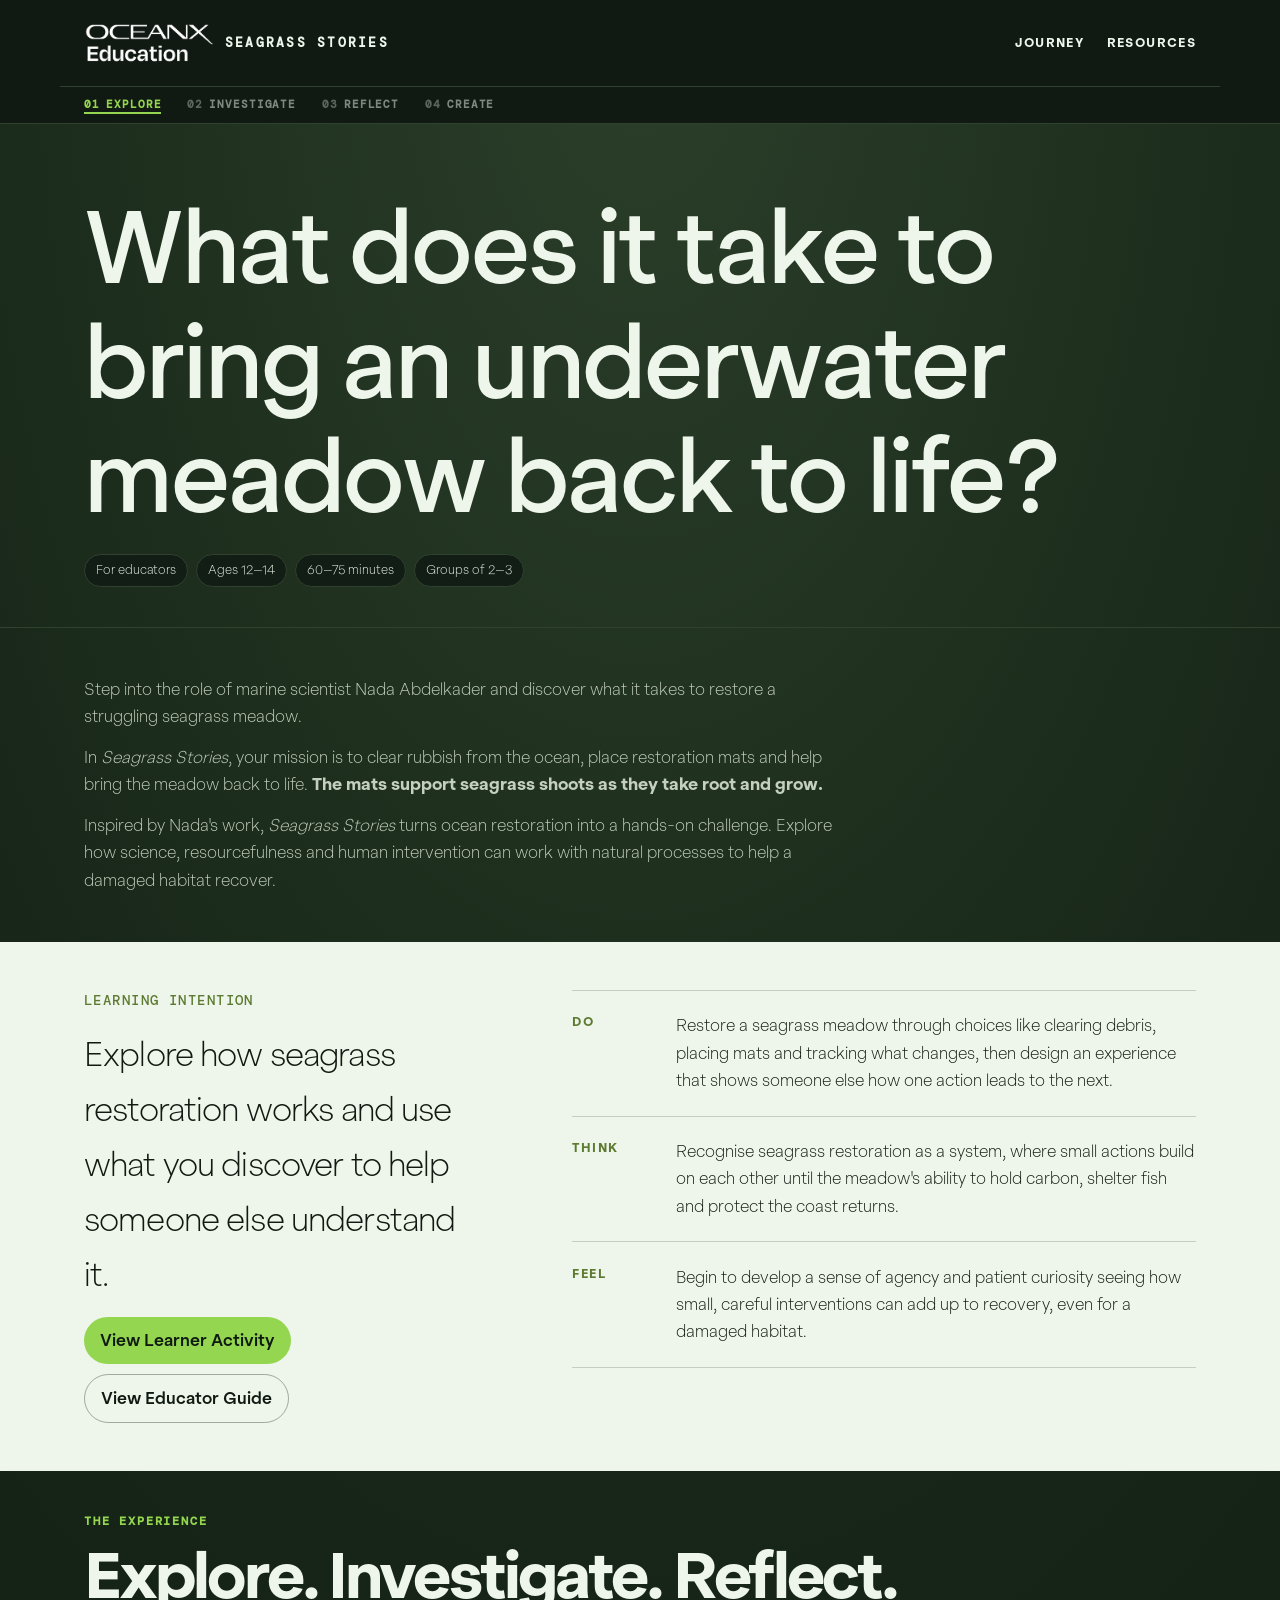
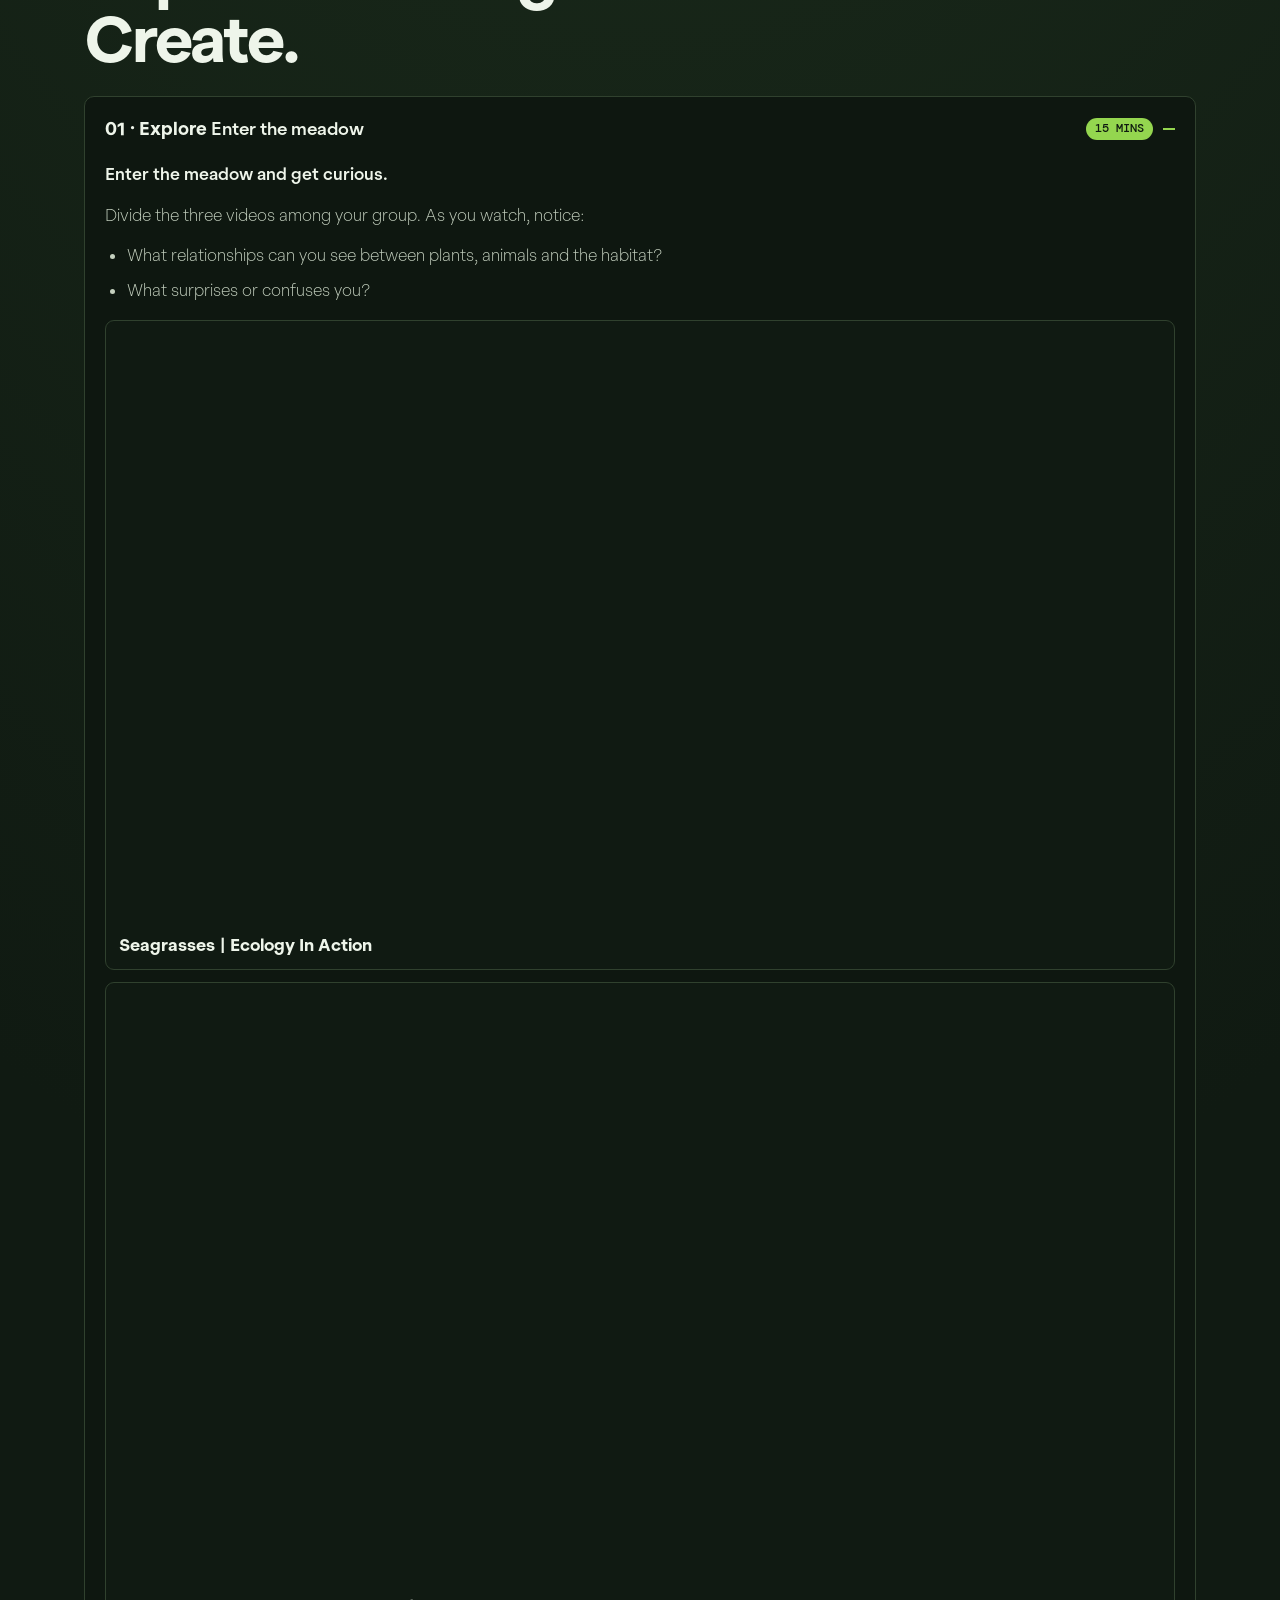
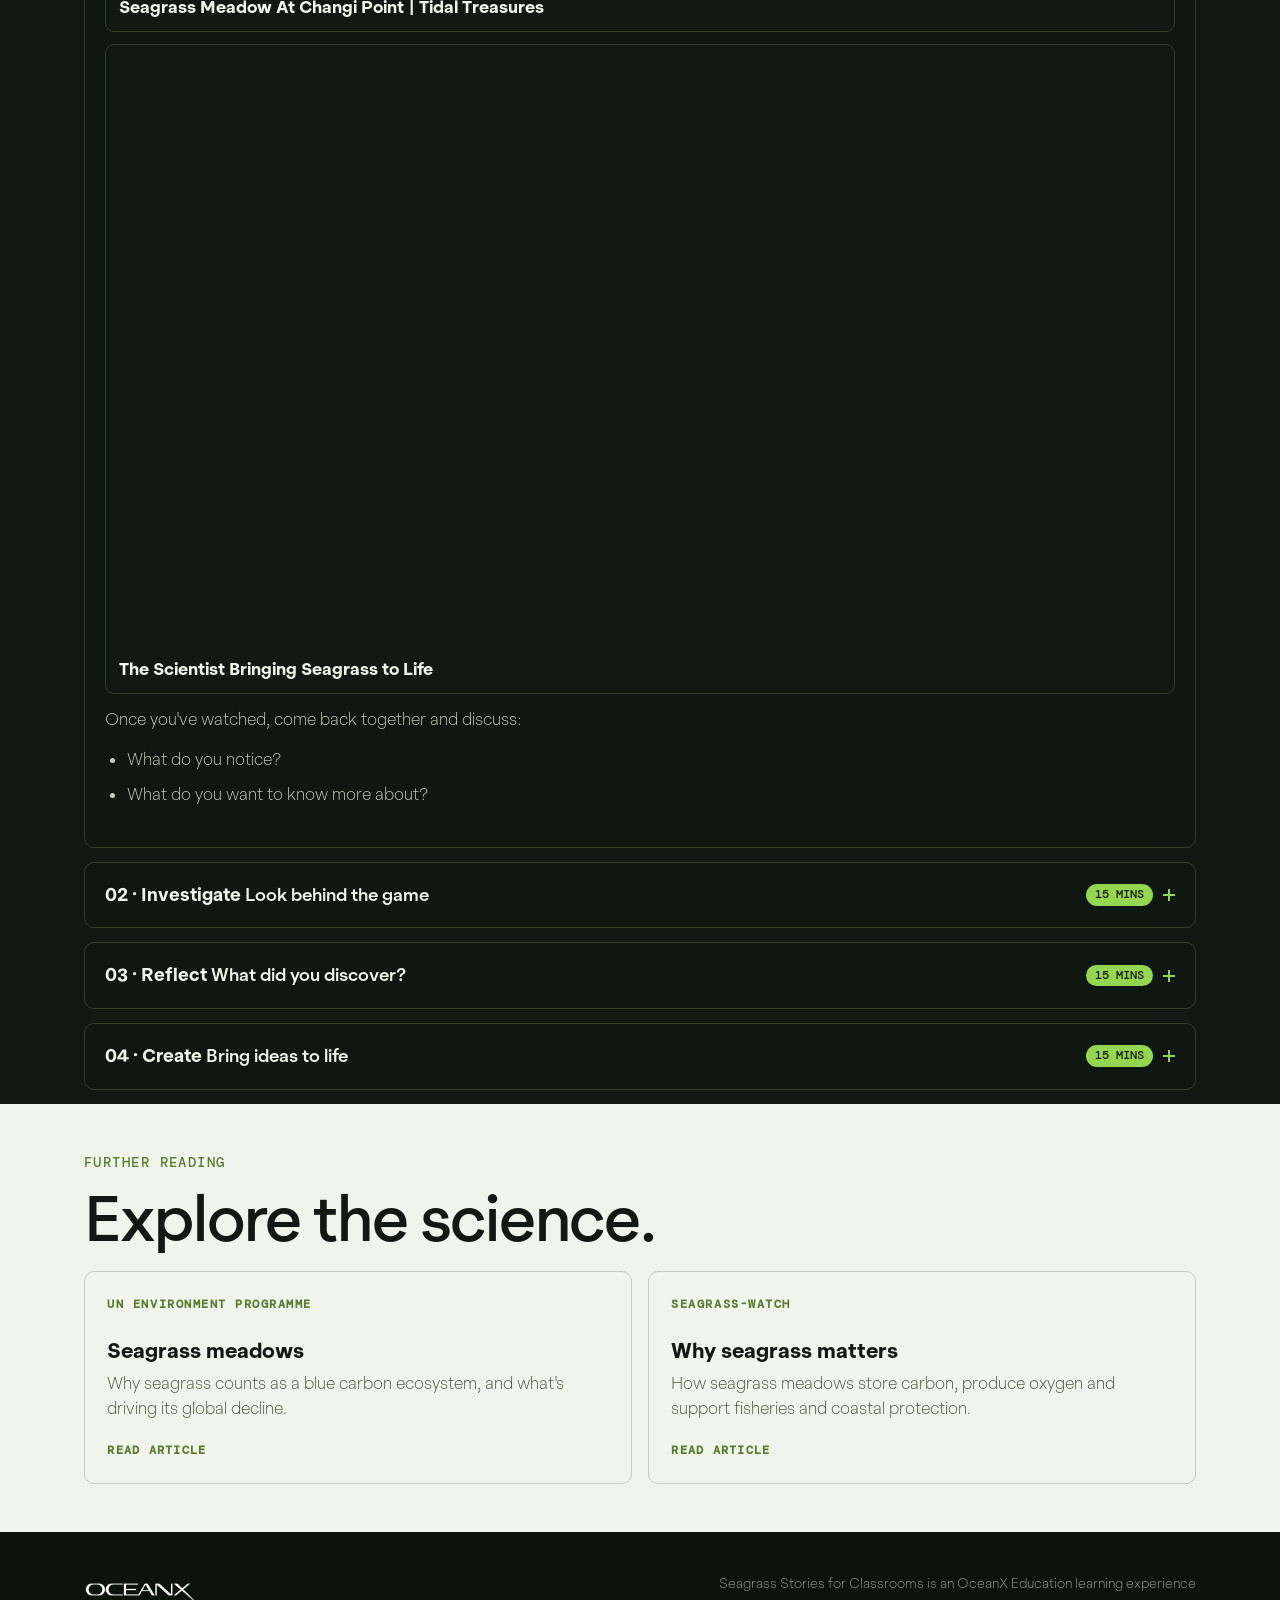
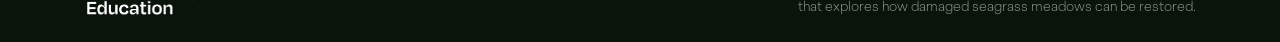
<file: index.html>
<!doctype html>
<html lang="en-GB">

<head>
    <meta charset="utf-8">
    <meta name="viewport" content="width=device-width,initial-scale=1">
    <title>Seagrass Stories | Classroom Learning Experience</title>
    <link rel="stylesheet" href="main.css">
    <link rel="icon" type="image/svg+xml"
        href="data:image/svg+xml,%3Csvg xmlns='http://www.w3.org/2000/svg' viewBox='0 0 64 64'%3E%3Crect width='64' height='64' rx='14' fill='%230b2940'/%3E%3Cpath d='M30 55C23 43 23 26 38 9c2 18-1 34-8 46Z' fill='%234fb69c'/%3E%3Cpath d='M30 52c1-15 3-27 7-38' fill='none' stroke='%23d8f1e8' stroke-width='2' stroke-linecap='round'/%3E%3C/svg%3E">
    <link rel="stylesheet" href="styles.css">
</head>

<body>
    <header class="site-header">
        <div class="shell nav"><a class="brand" href="#top" aria-label="OceanX Education, Seagrass Stories home"><img
                    src="assets/logos/OceanX-Education-Logo-White.png" alt="OceanX Education"><span
                    class="brand-name">Seagrass Stories</span></a>
            <nav class="nav-links" aria-label="Main navigation"><a href="#journey">Journey</a><a
                    href="#resources">Resources</a></nav>
        </div>
        <div class="shell progress-shell">
            <nav class="progress" aria-label="Learning journey progress"><a href="#step-1"
                    data-step="step-1"><b>01</b><span>Explore</span></a><a href="#step-2"
                    data-step="step-2"><b>02</b><span>Investigate</span></a><a href="#step-3"
                    data-step="step-3"><b>03</b><span>Reflect</span></a><a href="#step-4"
                    data-step="step-4"><b>04</b><span>Create</span></a></nav>
        </div>
    </header>
    <main id="top">
        <header class="hero hero-content">
            <div class="shell">
                <h1>What does it take to bring an underwater meadow back to life?</h1>
                <div class="meta"><span class="pill">For educators</span><span class="pill">Ages 12–14</span><span
                        class="pill">60–75 minutes</span><span class="pill">Groups of 2–3</span></div>
            </div>
        </header>

        <section class="overview">
            <div class="shell">
                <p>Step into the role of marine scientist Nada Abdelkader and discover what it takes to restore a
                    struggling seagrass meadow.</p>
                <p>In <em>Seagrass Stories</em>, your mission is to clear rubbish from the ocean, place restoration mats
                    and help bring the meadow back to life. <strong>The mats support seagrass shoots as they take root
                        and grow.</strong></p>
                <p>Inspired by Nada's work, <em>Seagrass Stories</em> turns ocean restoration into a hands-on challenge.
                    Explore how science, resourcefulness and human intervention can work with natural processes to help
                    a damaged habitat recover.</p>
            </div>
        </section>

        <section class="intention">
            <div class="shell intention-grid">
                <div>
                    <h2>Learning intention</h2>
                    <p class="intention-statement">Explore how seagrass restoration works and use what you discover to
                        help someone else understand it.</p>
                    <div class="downloads"><a class="button" href="learneractivity.html">View Learner Activity
                        </a><a class="button secondary" href="educatorguide.html">View Educator Guide
                        </a></div>
                </div>
                <div class="outcomes" aria-label="Learning outcomes">
                    <div class="outcome"><b>Do</b>
                        <p>Restore a seagrass meadow through choices like clearing debris, placing mats and tracking
                            what changes, then design an experience that shows someone else how one action leads to the
                            next.</p>
                    </div>
                    <div class="outcome"><b>Think</b>
                        <p>Recognise seagrass restoration as a system, where small actions build on each other until the
                            meadow's ability to hold carbon, shelter fish and protect the coast returns.</p>
                    </div>
                    <div class="outcome"><b>Feel</b>
                        <p>Begin to develop a sense of agency and patient curiosity seeing how small, careful
                            interventions can add up
                            to recovery, even for a damaged habitat.</p>
                    </div>
                </div>
            </div>
        </section>

        <section class="journey" id="journey">
            <div class="shell">
                <h2>THE EXPERIENCE</h2>
                <p>Explore. Investigate. Reflect. Create.</p>
            </div>
        </section>

        <div class="shell accordions">
            <details id="step-1" open>
                <summary><span><b>01 · Explore</b> Enter the meadow</span><span class="time">15 mins</span></summary>
                <div class="body">
                    <p class="lead">Enter the meadow and get curious.</p>
                    <p>Divide the three videos among your group. As you watch, notice:</p>
                    <ul>
                        <li>What relationships can you see between plants, animals and the habitat?</li>
                        <li>What surprises or confuses you?</li>
                    </ul>
                    <div class="video"><iframe src="https://www.youtube.com/embed/0bvOh7qby-c"
                            title="Seagrasses | Ecology In Action" referrerpolicy="strict-origin-when-cross-origin"
                            allowfullscreen></iframe>
                        <div><b>Seagrasses | Ecology In Action</b></div>
                    </div>
                    <div class="video"><iframe src="https://www.youtube.com/embed/CUiX69oMZ2E"
                            title="Seagrass Meadow At Changi Point | Tidal Treasures"
                            referrerpolicy="strict-origin-when-cross-origin" allowfullscreen></iframe>
                        <div><b>Seagrass Meadow At Changi Point | Tidal Treasures</b></div>
                    </div>
                    <div class="video"><iframe src="https://www.youtube.com/embed/9XX4qY16V9Y"
                            title="The Scientist Bringing Seagrass to Life"
                            referrerpolicy="strict-origin-when-cross-origin" allowfullscreen></iframe>
                        <div><b>The Scientist Bringing Seagrass to Life</b></div>
                    </div>
                    <p>Once you've watched, come back together and discuss:</p>
                    <ul>
                        <li>What do you notice?</li>
                        <li>What do you want to know more about?</li>
                    </ul>
                </div>
            </details>

            <details id="step-2">
                <summary><span><b>02 · Investigate</b> Look behind the game</span><span class="time">15 mins</span>
                </summary>
                <div class="body">
                    <p class="lead">Play through the lens of a scientist.</p>
                    <p>Step into Nada's role in <em>Seagrass Stories</em>. Clear rubbish, position restoration mats and
                        help rebuild the meadow. As the meadow changes, investigate:</p>
                    <ul>
                        <li>What changes quickly?</li>
                        <li>What might take longer in the ocean?</li>
                        <li>What evidence would tell you the meadow is recovering?</li>
                    </ul>
                    <a class="play" href="https://seagrass-stories.oceanx.org/" target="_blank">Play
                        Seagrass Stories</a>
                </div>
            </details>

            <details id="step-3">
                <summary><span><b>03 · Reflect</b> What did you discover?</span><span class="time">15 mins</span>
                </summary>
                <div class="body">
                    <p class="lead">Pause and make sense of what you've experienced.</p>
                    <p>Take a few minutes to reflect on your own, then share and compare your thinking with others.</p>
                    <ul>
                        <li>What did you see, hear or experience that changed how you think about ocean restoration?
                        </li>
                        <li>What are you now curious to understand more about?</li>
                    </ul>
                </div>
            </details>

            <details id="step-4">
                <summary><span><b>04 · Create</b> Bring ideas to life</span><span class="time">15 mins</span></summary>
                <div class="body">
                    <p class="lead">Put your understanding to work.</p>
                    <p>In groups of 2–3, design an experience that helps someone else understand something you've
                        discovered about ocean restoration.</p>
                    <p>Use <strong>6–10 Post-its</strong> to bring your idea to life. Your experience could be a game,
                        video, comic, installation or something completely different.</p>
                    <p>Your idea should show:</p>
                    <ul>
                        <li>a real choice or action</li>
                        <li>what happens because of it</li>
                        <li>how the habitat responds</li>
                        <li>how things change over time</li>
                        <li>what you want someone to understand</li>
                    </ul>
                    <p class="lead">Connect your Post-its. What happens because of what?</p>
                </div>
            </details>
        </div>

        <section class="resources" id="resources">
            <div class="shell">
                <h2>Further reading</h2>
                <p class="resources-title">Explore the science.</p>
                <div class="resource-grid">
                    <a class="resource-card"
                        href="https://www.unep.org/topics/ocean-seas-and-coasts/blue-ecosystems/seagrass-meadows"
                        target="_blank" rel="noopener"><span class="resource-type">UN Environment Programme</span>
                        <div>
                            <h3>Seagrass meadows</h3>
                            <p>Why seagrass counts as a blue carbon ecosystem, and what's driving its global decline.
                            </p>
                            <div class="resource-action">Read article</div>
                        </div>
                    </a>
                    <a class="resource-card" href="https://www.seagrasswatch.org/seagrassimportance/" target="_blank"
                        rel="noopener"><span class="resource-type">Seagrass-Watch</span>
                        <div>
                            <h3>Why seagrass matters</h3>
                            <p>How seagrass meadows store carbon, produce oxygen and support fisheries and coastal
                                protection.</p>
                            <div class="resource-action">Read article</div>
                        </div>
                    </a>
                </div>
            </div>
        </section>

        <!-- ============ CROSS-LINK TO A RELATED PROGRAMME (optional) ============
             Uncomment this section when the experience has a sibling programme
             to recommend. Keep it between Further reading and the footer. -->
        <!--
        <section class="next-ecosystem">
            <div class="shell next-inner">
                <div>
                    <p class="section-kicker">Explore another [related topic]</p>
                    <h2>[One line connecting this programme to the related one.]</h2>
                    <p>Visit <i>[Related Programme Name]</i> to [one clause describing what it offers].</p>
                </div>
                <a href="[link to related programme]" target="_blank" rel="noopener">Visit [Related Programme Name]</a>
            </div>
        </section>
        -->
    </main>
    <footer>
        <div class="shell footer-inner"><img class="footer-logo" src="assets/logos/OceanX-Education-Logo-White.png"
                alt="OceanX Education">
            <p class="footer-copy">Seagrass Stories for Classrooms is an OceanX Education learning experience that
                explores how damaged seagrass meadows can be restored.</p>
        </div>
    </footer>
    <script>(function () {
            var links = document.querySelectorAll('.progress a');
            links.forEach(function (a) {
                a.addEventListener('click', function () {
                    var d = document.getElementById(a.getAttribute('data-step'));
                    if (d) d.open = true;
                });
            });
            if ('IntersectionObserver' in window) {
                var observer = new IntersectionObserver(function (entries) {
                    entries.forEach(function (entry) {
                        if (!entry.isIntersecting) return;
                        var link = document.querySelector('.progress a[data-step="' + entry.target.id + '"]');
                        if (!link) return;
                        links.forEach(function (a) { a.classList.remove('current'); });
                        link.classList.add('current');
                    });
                }, { rootMargin: '-45% 0px -50% 0px', threshold: 0 });
                links.forEach(function (a) {
                    var el = document.getElementById(a.getAttribute('data-step'));
                    if (el) observer.observe(el);
                });
            }
        })();</script>
</body>

</html>
</file>
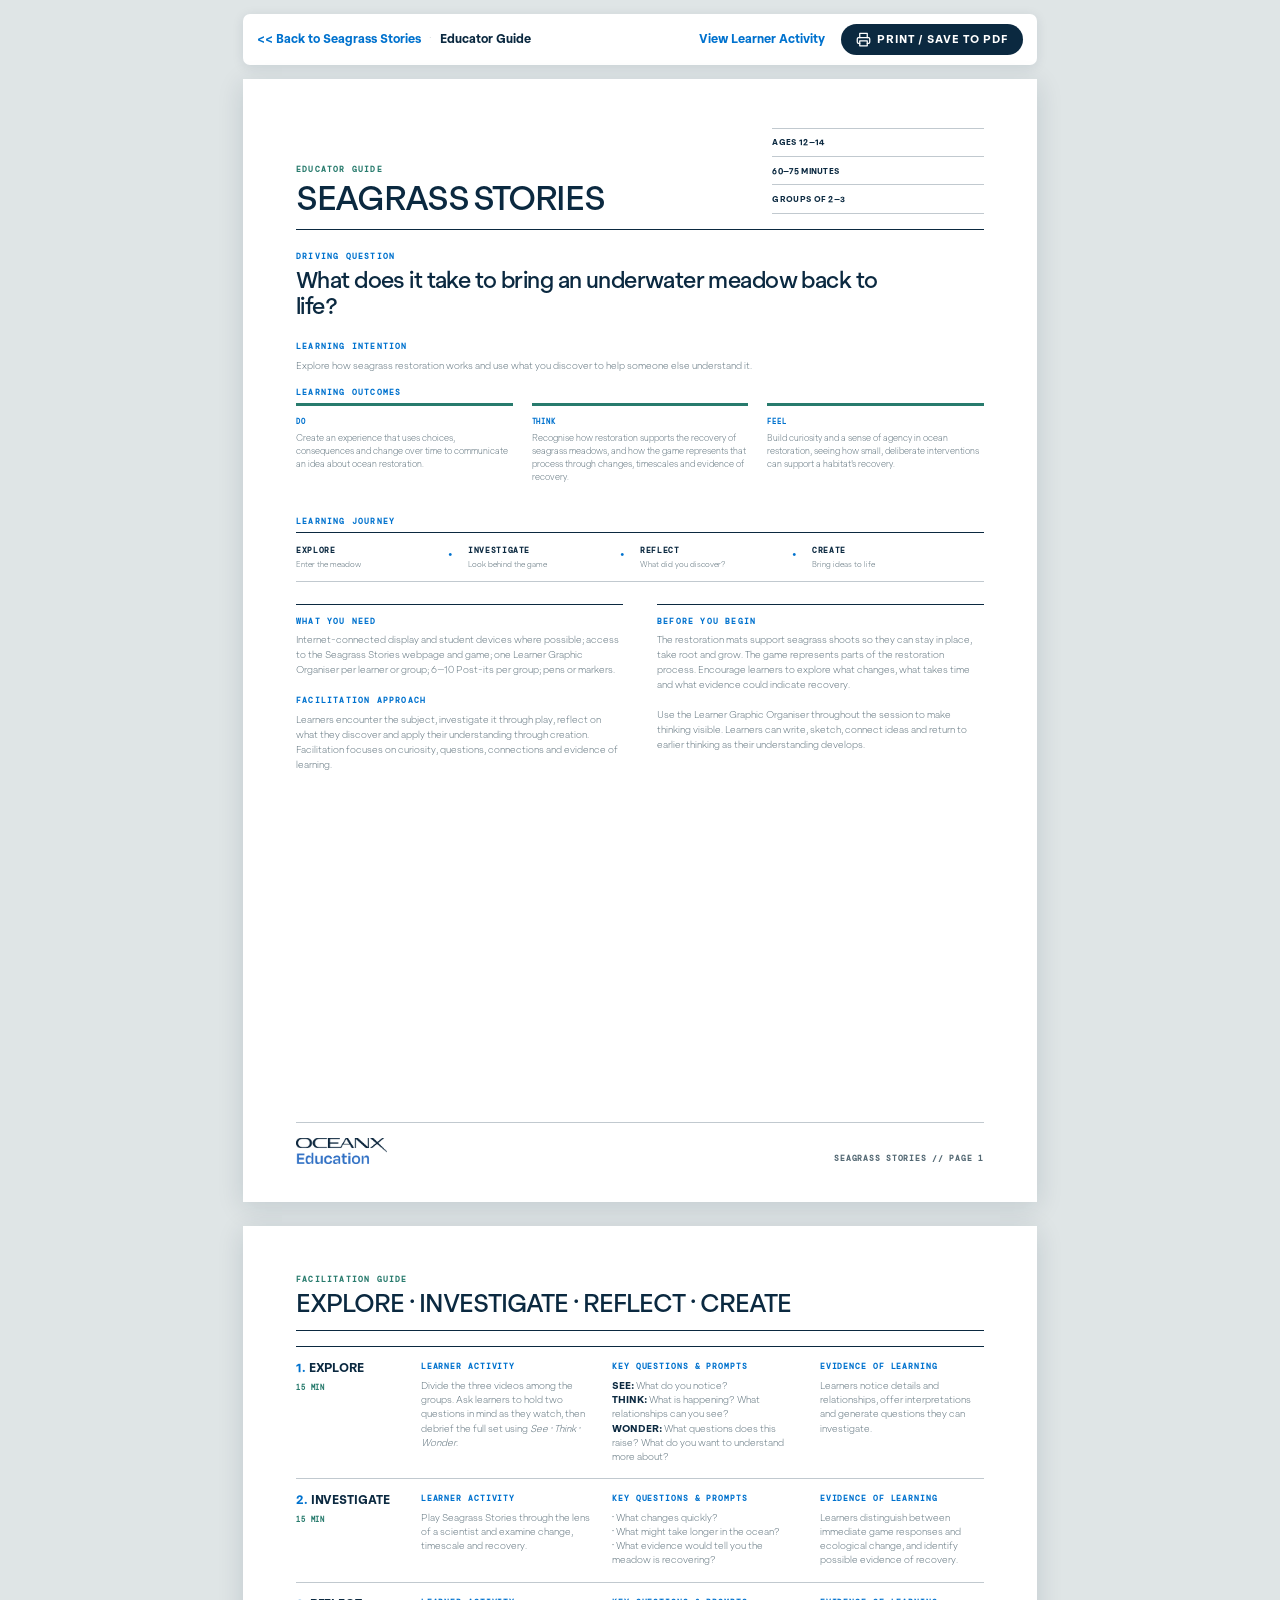
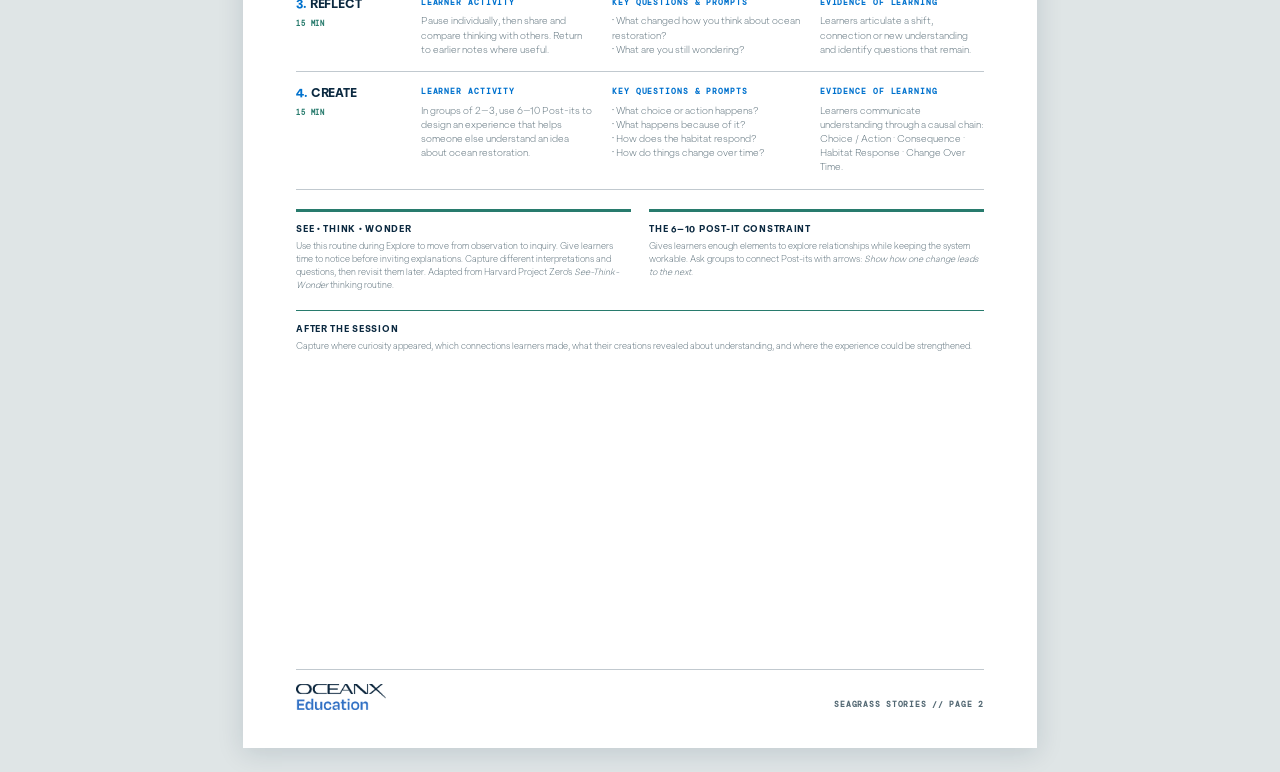
<file: educatorguide.html>
<!DOCTYPE html>
<html lang="en-GB">
<head>
  <meta charset="UTF-8">
  <meta name="viewport" content="width=device-width, initial-scale=1.0">
  <title>Seagrass Stories – Educator Guide</title>
  <link rel="stylesheet" href="main.css">
  <link rel="stylesheet" href="activity.css">
  <link rel="icon" type="image/svg+xml" href="data:image/svg+xml,%3Csvg xmlns='http://www.w3.org/2000/svg' viewBox='0 0 64 64'%3E%3Crect width='64' height='64' rx='14' fill='%230b2940'/%3E%3Cpath d='M30 55C23 43 23 26 38 9c2 18-1 34-8 46Z' fill='%234fb69c'/%3E%3Cpath d='M30 52c1-15 3-27 7-38' fill='none' stroke='%23d8f1e8' stroke-width='2' stroke-linecap='round'/%3E%3C/svg%3E">
</head>
<body class="page-guide">

  <!-- SCREEN-ONLY ACTION BAR -->
  <aside class="print-action-bar" aria-label="Print controls">
    <nav class="print-nav">
      <a href="index.html" onclick="if(history.length>1){history.back();return false;}"><span aria-hidden="true">&lt;&lt;</span> Back to Seagrass Stories</a>
      <span class="sep">·</span><b>Educator Guide</b>
      <a class="switch" href="learneractivity.html">View Learner Activity</a>
    </nav>
    <button class="print-btn" onclick="window.print()">
      <svg width="15" height="15" viewBox="0 0 24 24" fill="none" stroke="currentColor" stroke-width="2" stroke-linecap="round" stroke-linejoin="round" aria-hidden="true">
        <polyline points="6 9 6 2 18 2 18 9"></polyline>
        <path d="M6 18H4a2 2 0 0 1-2-2v-5a2 2 0 0 1 2-2h16a2 2 0 0 1 2 2v5a2 2 0 0 1-2 2h-2"></path>
        <rect x="6" y="14" width="12" height="8"></rect>
      </svg>
      Print / Save to PDF
    </button>
  </aside>

  <!-- ================= GUIDE: PAGE 1 (OVERVIEW) ================= -->
  <main class="sheet">
    <div>
      <header class="header">
        <div>
          <div class="eyebrow-row">
            <div class="eyebrow">Educator Guide</div>
            <span class="print-badge">A4 Printable Guide</span>
          </div>
          <h1 class="main-title">Seagrass Stories</h1>
        </div>
        <div class="meta-pills">
          <span>Ages 12–14</span>
          <span>60–75 minutes</span>
          <span>Groups of 2–3</span>
        </div>
      </header>

      <div class="section-label">Driving question</div>
      <div class="lead-question">What does it take to bring an underwater meadow back to life?</div>

      <div class="section-label">Learning intention</div>
      <p class="body-copy">Explore how seagrass restoration works and use what you discover to help someone else understand it.</p>

      <div class="section-label">Learning outcomes</div>
      <ul class="bullet-list dtf">
        <li><b>Do</b>Create an experience that uses choices, consequences and change over time to communicate an idea about ocean restoration.</li>
        <li><b>Think</b>Recognise how restoration supports the recovery of seagrass meadows, and how the game represents that process through changes, timescales and evidence of recovery.</li>
        <li><b>Feel</b>Build curiosity and a sense of agency in ocean restoration, seeing how small, deliberate interventions can support a habitat's recovery.</li>
      </ul>

      <div class="section-label">Learning journey</div>
      <div class="journey-strip">
        <div class="journey-step">
          <div class="step-name">Explore</div>
          <div class="step-sub">Enter the meadow</div>
        </div>
        <div class="journey-step">
          <div class="step-name">Investigate</div>
          <div class="step-sub">Look behind the game</div>
        </div>
        <div class="journey-step">
          <div class="step-name">Reflect</div>
          <div class="step-sub">What did you discover?</div>
        </div>
        <div class="journey-step">
          <div class="step-name">Create</div>
          <div class="step-sub">Bring ideas to life</div>
        </div>
      </div>

      <div class="two-col">
        <div>
          <div class="section-label">What you need</div>
          <p class="body-copy">Internet-connected display and student devices where possible; access to the Seagrass Stories webpage and game; one Learner Graphic Organiser per learner or group; 6–10 Post-its per group; pens or markers.</p>

          <div class="section-label section-label--spaced">Facilitation approach</div>
          <p class="body-copy">Learners encounter the subject, investigate it through play, reflect on what they discover and apply their understanding through creation. Facilitation focuses on curiosity, questions, connections and evidence of learning.</p>
        </div>

        <div>
          <div class="section-label">Before you begin</div>
          <p class="body-copy">The restoration mats support seagrass shoots so they can stay in place, take root and grow. The game represents parts of the restoration process. Encourage learners to explore what changes, what takes time and what evidence could indicate recovery.</p>
          <p class="body-copy body-copy--spaced">Use the Learner Graphic Organiser throughout the session to make thinking visible. Learners can write, sketch, connect ideas and return to earlier thinking as their understanding develops.</p>
        </div>
      </div>
    </div>

    <footer class="doc-footer">
      <span class="oceanx-footer-logo">OceanX Education</span>
      <span>Seagrass Stories // Page 1</span>
    </footer>
  </main>

  <!-- ================= GUIDE: PAGE 2 (FACILITATION GUIDE) ================= -->
  <main class="sheet">
    <div>
      <header class="header">
        <div>
          <div class="eyebrow-row">
            <div class="eyebrow">Facilitation Guide</div>
            <span class="print-badge">Session Timeline</span>
          </div>
          <h1 class="main-title page2-title">Explore · Investigate · Reflect · Create</h1>
        </div>
      </header>

      <div class="sequence-stack">
        <!-- 1 -->
        <div class="phase-card">
          <div class="phase-card-header">
            <span class="phase-card-title">1. Explore</span>
            <span class="phase-card-time">15 min</span>
          </div>
          <div class="phase-card-body">
            <div>
              <div class="col-label">Learner Activity</div>
              <div class="col-content">Divide the three videos among the groups. Ask learners to hold two questions in mind as they watch, then debrief the full set using <em>See • Think • Wonder</em>.</div>
            </div>
            <div>
              <div class="col-label">Key Questions & Prompts</div>
              <div class="col-content">
                <strong>SEE:</strong> What do you notice?<br>
                <strong>THINK:</strong> What is happening? What relationships can you see?<br>
                <strong>WONDER:</strong> What questions does this raise? What do you want to understand more about?
              </div>
            </div>
            <div>
              <div class="col-label">Evidence of Learning</div>
              <div class="col-content">Learners notice details and relationships, offer interpretations and generate questions they can investigate.</div>
            </div>
          </div>
        </div>

        <!-- 2 -->
        <div class="phase-card">
          <div class="phase-card-header">
            <span class="phase-card-title">2. Investigate</span>
            <span class="phase-card-time">15 min</span>
          </div>
          <div class="phase-card-body">
            <div>
              <div class="col-label">Learner Activity</div>
              <div class="col-content">Play Seagrass Stories through the lens of a scientist and examine change, timescale and recovery.</div>
            </div>
            <div>
              <div class="col-label">Key Questions & Prompts</div>
              <div class="col-content">
                • What changes quickly?<br>
                • What might take longer in the ocean?<br>
                • What evidence would tell you the meadow is recovering?
              </div>
            </div>
            <div>
              <div class="col-label">Evidence of Learning</div>
              <div class="col-content">Learners distinguish between immediate game responses and ecological change, and identify possible evidence of recovery.</div>
            </div>
          </div>
        </div>

        <!-- 3 -->
        <div class="phase-card">
          <div class="phase-card-header">
            <span class="phase-card-title">3. Reflect</span>
            <span class="phase-card-time">15 min</span>
          </div>
          <div class="phase-card-body">
            <div>
              <div class="col-label">Learner Activity</div>
              <div class="col-content">Pause individually, then share and compare thinking with others. Return to earlier notes where useful.</div>
            </div>
            <div>
              <div class="col-label">Key Questions & Prompts</div>
              <div class="col-content">
                • What changed how you think about ocean restoration?<br>
                • What are you still wondering?
              </div>
            </div>
            <div>
              <div class="col-label">Evidence of Learning</div>
              <div class="col-content">Learners articulate a shift, connection or new understanding and identify questions that remain.</div>
            </div>
          </div>
        </div>

        <!-- 4 -->
        <div class="phase-card">
          <div class="phase-card-header">
            <span class="phase-card-title">4. Create</span>
            <span class="phase-card-time">15 min</span>
          </div>
          <div class="phase-card-body">
            <div>
              <div class="col-label">Learner Activity</div>
              <div class="col-content">In groups of 2–3, use 6–10 Post-its to design an experience that helps someone else understand an idea about ocean restoration.</div>
            </div>
            <div>
              <div class="col-label">Key Questions & Prompts</div>
              <div class="col-content">
                • What choice or action happens?<br>
                • What happens because of it?<br>
                • How does the habitat respond?<br>
                • How do things change over time?
              </div>
            </div>
            <div>
              <div class="col-label">Evidence of Learning</div>
              <div class="col-content">Learners communicate understanding through a causal chain: Choice / Action · Consequence · Habitat Response · Change Over Time.</div>
            </div>
          </div>
        </div>
      </div>

      <div class="notes-grid">
        <div class="note-box">
          <h3>See • Think • Wonder</h3>
          <p>Use this routine during Explore to move from observation to inquiry. Give learners time to notice before inviting explanations. Capture different interpretations and questions, then revisit them later. Adapted from Harvard Project Zero's <em>See-Think-Wonder</em> thinking routine.</p>
        </div>
        <div class="note-box">
          <h3>The 6–10 Post-it Constraint</h3>
          <p>Gives learners enough elements to explore relationships while keeping the system workable. Ask groups to connect Post-its with arrows: <em>Show how one change leads to the next.</em></p>
        </div>
        <div class="note-box note-box--wide">
          <h3>After the Session</h3>
          <p>Capture where curiosity appeared, which connections learners made, what their creations revealed about understanding, and where the experience could be strengthened.</p>
        </div>
      </div>
    </div>

    <footer class="doc-footer">
      <span class="oceanx-footer-logo">OceanX Education</span>
      <span>Seagrass Stories // Page 2</span>
    </footer>
  </main>

</body>
</html>
</file>
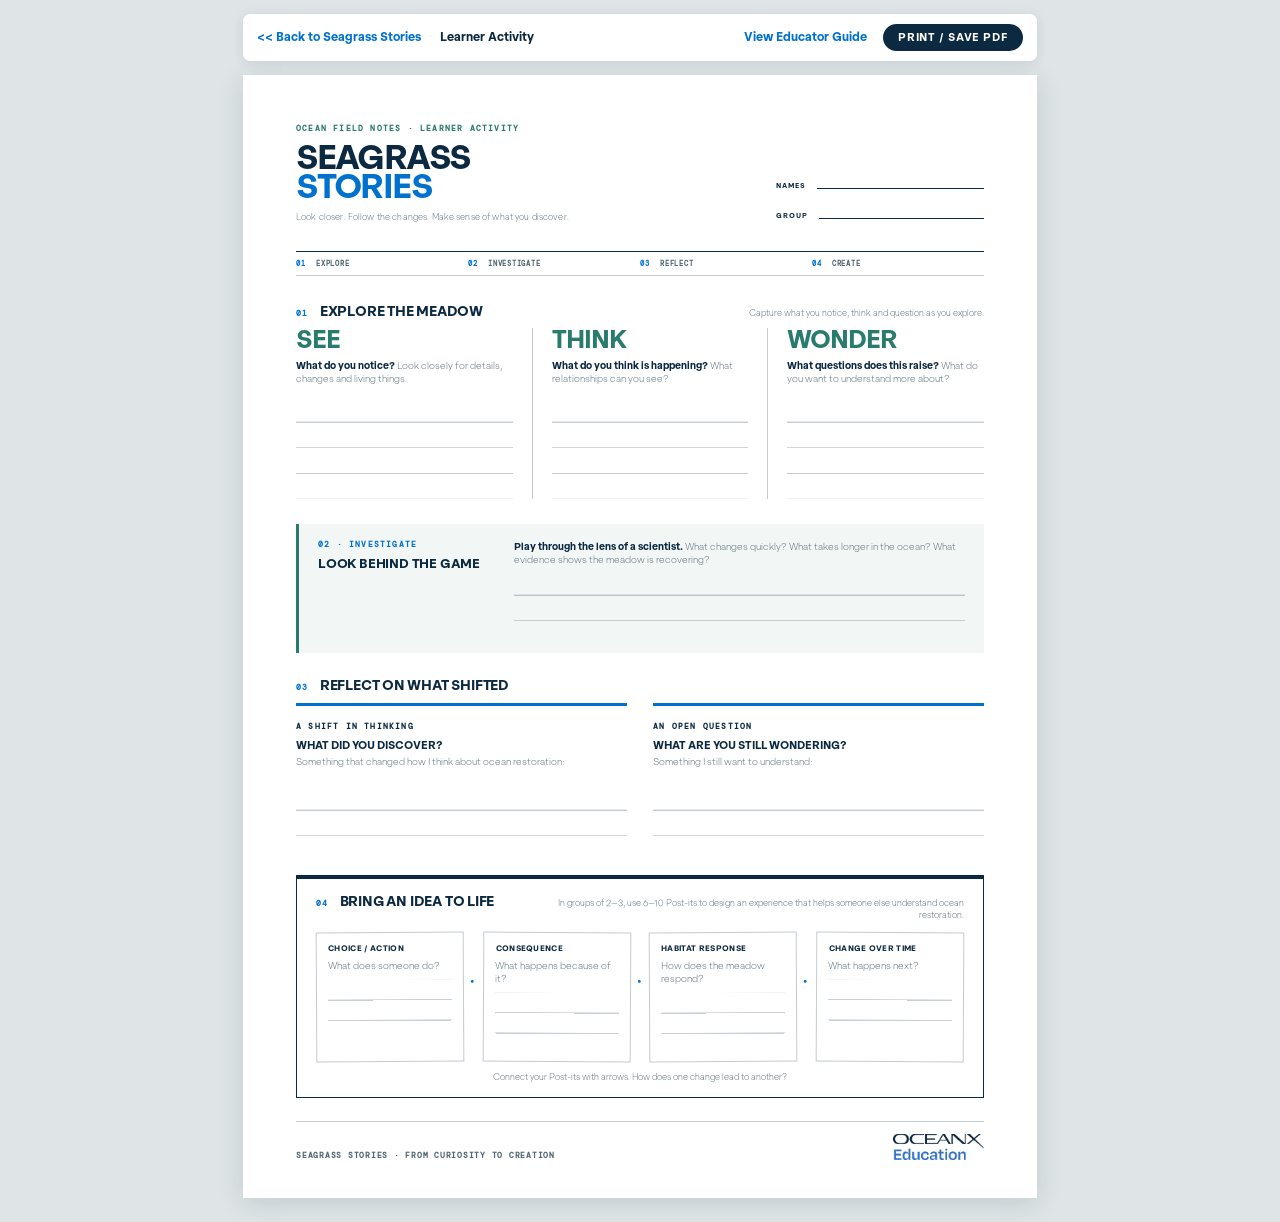
<file: learneractivity.html>
<!DOCTYPE html>
<html lang="en-GB">

<head>
    <meta charset="UTF-8">
    <meta name="viewport" content="width=device-width,initial-scale=1">
    <title>Seagrass Stories – Learner Activity</title>
    <link rel="stylesheet" href="main.css">
    <link rel="stylesheet" href="activity.css">
    <link rel="icon" type="image/svg+xml"
        href="data:image/svg+xml,%3Csvg xmlns='http://www.w3.org/2000/svg' viewBox='0 0 64 64'%3E%3Crect width='64' height='64' rx='14' fill='%230b2940'/%3E%3Cpath d='M30 55C23 43 23 26 38 9c2 18-1 34-8 46Z' fill='%234fb69c'/%3E%3Cpath d='M30 52c1-15 3-27 7-38' fill='none' stroke='%23d8f1e8' stroke-width='2' stroke-linecap='round'/%3E%3C/svg%3E">
</head>

<body class="page-activity">
    <aside class="print-action-bar">
        <nav class="print-nav"><a href="index.html" onclick="if(history.length>1){history.back();return false;}"><span aria-hidden="true">&lt;&lt;</span> Back to
                Seagrass Stories</a><span class="sep">·</span><b>Learner Activity</b><a class="switch"
                href="educatorguide.html">View Educator Guide</a></nav><button class="print-btn"
            onclick="window.print()">Print / Save PDF</button>
    </aside>
    <main class="sheet">
        <header>
            <div>
                <div class="kicker">Ocean field notes · Learner activity</div>
                <h1>Seagrass <span>Stories</span></h1>
                <p class="strapline">Look closer. Follow the changes. Make sense of what you discover.</p>
            </div>
            <div class="identity"><label>Names <i></i></label><label>Group <i></i></label></div>
        </header>
        <nav class="journey" aria-label="Learning journey"><span><b>01</b> Explore</span><span><b>02</b>
                Investigate</span><span><b>03</b> Reflect</span><span><b>04</b> Create</span></nav>
        <section>
            <div class="section-head"><span class="stage-no">01</span>
                <h2>Explore the meadow</h2>
                <p class="section-intro">Capture what you notice, think and question as you explore.</p>
            </div>
            <div class="experience-grid">
                <article class="prompt">
                    <h3>See</h3>
                    <p><strong>What do you notice?</strong> Look closely for details, changes and living things.</p>
                    <div class="writing-field"></div>
                </article>
                <article class="prompt">
                    <h3>Think</h3>
                    <p><strong>What do you think is happening?</strong> What relationships can you see?</p>
                    <div class="writing-field"></div>
                </article>
                <article class="prompt">
                    <h3>Wonder</h3>
                    <p><strong>What questions does this raise?</strong> What do you want to understand more about?</p>
                    <div class="writing-field"></div>
                </article>
            </div>
        </section>
        <section class="investigate">
            <div class="section-head"><span class="stage-no">02 · Investigate</span>
                <h2>Look behind the game</h2>
            </div>
            <div class="investigate-copy">
                <p><strong>Play through the lens of a scientist.</strong> What changes quickly? What takes longer in the
                    ocean? What evidence shows the meadow is recovering?</p>
                <div class="writing-field"></div>
            </div>
        </section>
        <section>
            <div class="section-head"><span class="stage-no">03</span>
                <h2>Reflect on what shifted</h2>
            </div>
            <div class="reflect-grid">
                <article class="block"><span class="micro-label">A shift in thinking</span>
                    <h3>What did you discover?</h3>
                    <p>Something that changed how I think about ocean restoration:</p>
                    <div class="writing-field"></div>
                </article>
                <article class="block"><span class="micro-label">An open question</span>
                    <h3>What are you still wondering?</h3>
                    <p>Something I still want to understand:</p>
                    <div class="writing-field"></div>
                </article>
            </div>
        </section>
        <section class="create">
            <div class="section-head"><span class="stage-no">04</span>
                <h2>Bring an idea to life</h2>
                <p class="section-intro">In groups of 2–3, use 6–10 Post-its to design an experience that helps someone
                    else understand ocean restoration.</p>
            </div>
            <div class="chain">
                <article class="chain-card">
                    <h3>Choice / Action</h3>
                    <p>What does someone do?</p>
                    <div class="chain-rule"></div>
                </article>
                <article class="chain-card">
                    <h3>Consequence</h3>
                    <p>What happens because of it?</p>
                    <div class="chain-rule"></div>
                </article>
                <article class="chain-card">
                    <h3>Habitat Response</h3>
                    <p>How does the meadow respond?</p>
                    <div class="chain-rule"></div>
                </article>
                <article class="chain-card">
                    <h3>Change Over Time</h3>
                    <p>What happens next?</p>
                    <div class="chain-rule"></div>
                </article>
            </div>
            <p class="chain-caption">Connect your Post-its with arrows. How does one change lead to another?</p>
        </section>
        <footer>
            <div class="footer-copy">Seagrass Stories · From curiosity to creation</div><img class="oceanx-logo"
                src="[data-uri]"
                alt="OceanX Education">
        </footer>
    </main>
</body>

</html>
</file>
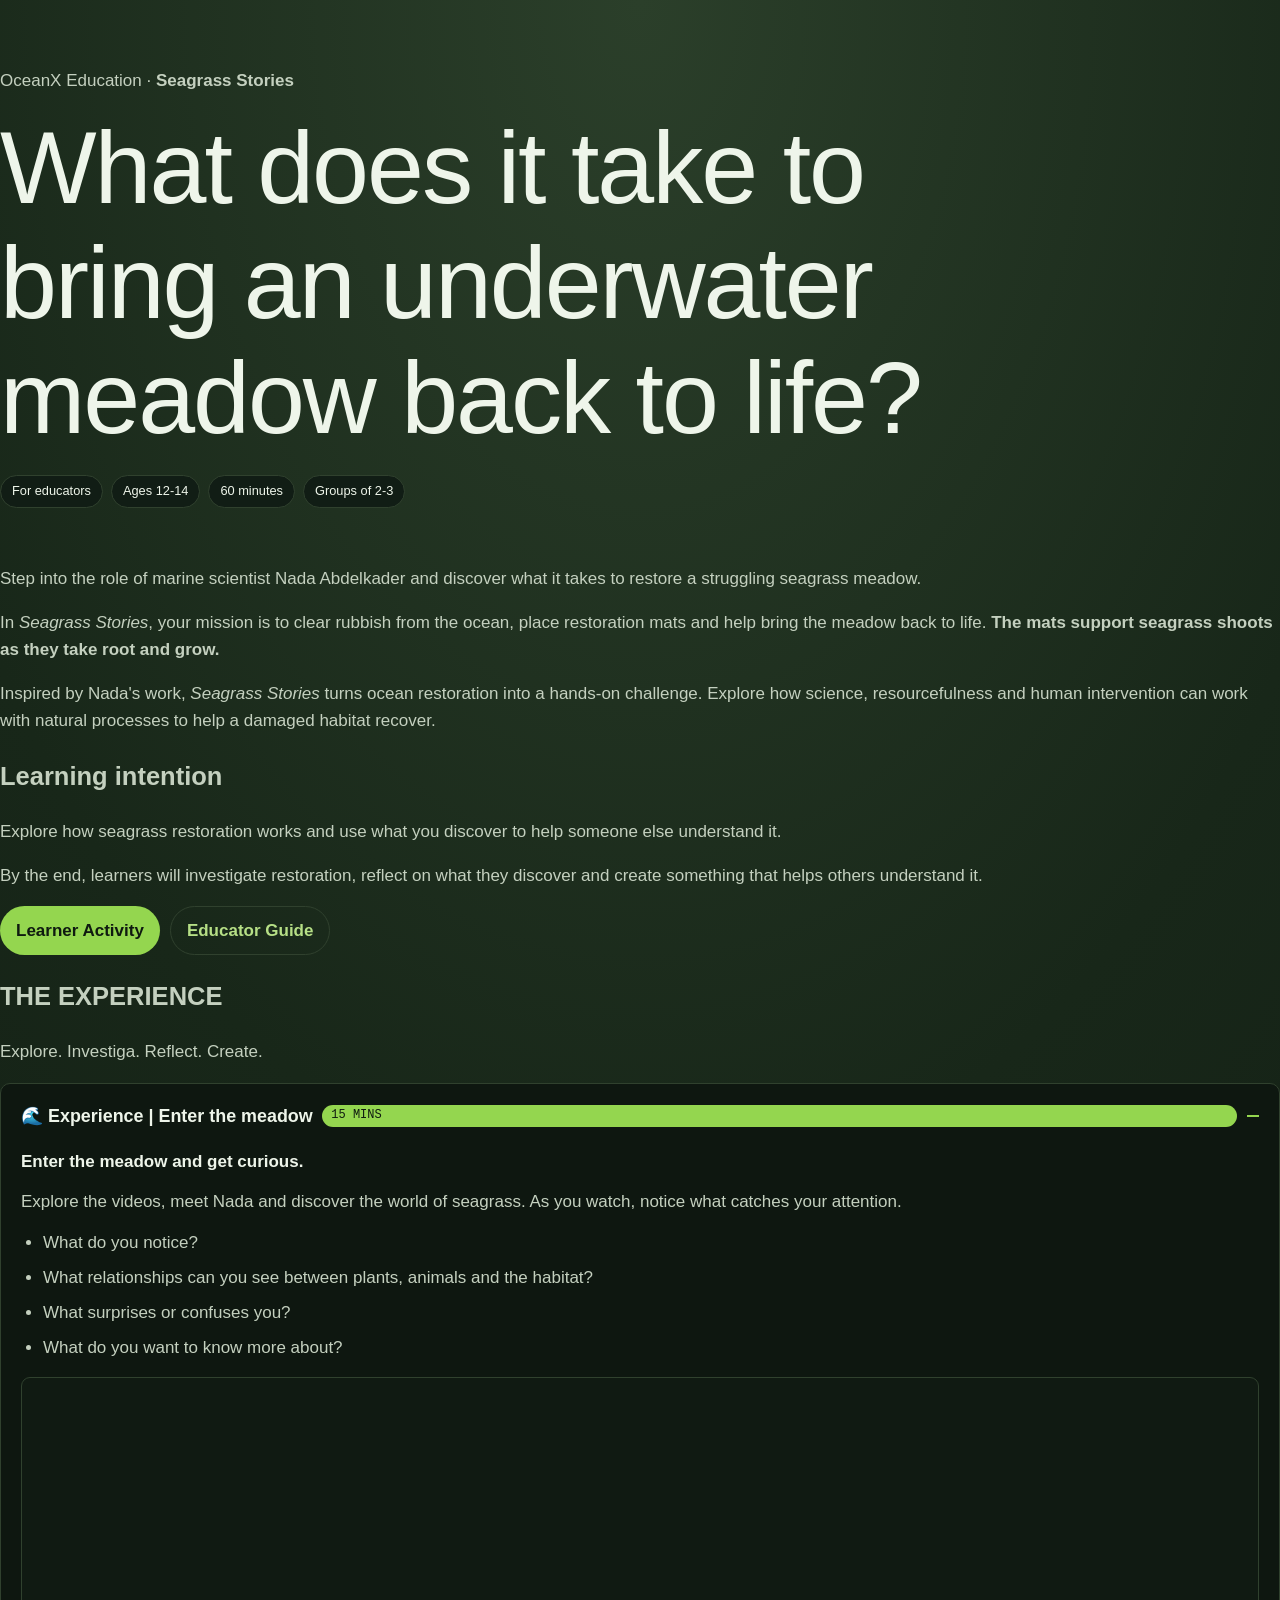
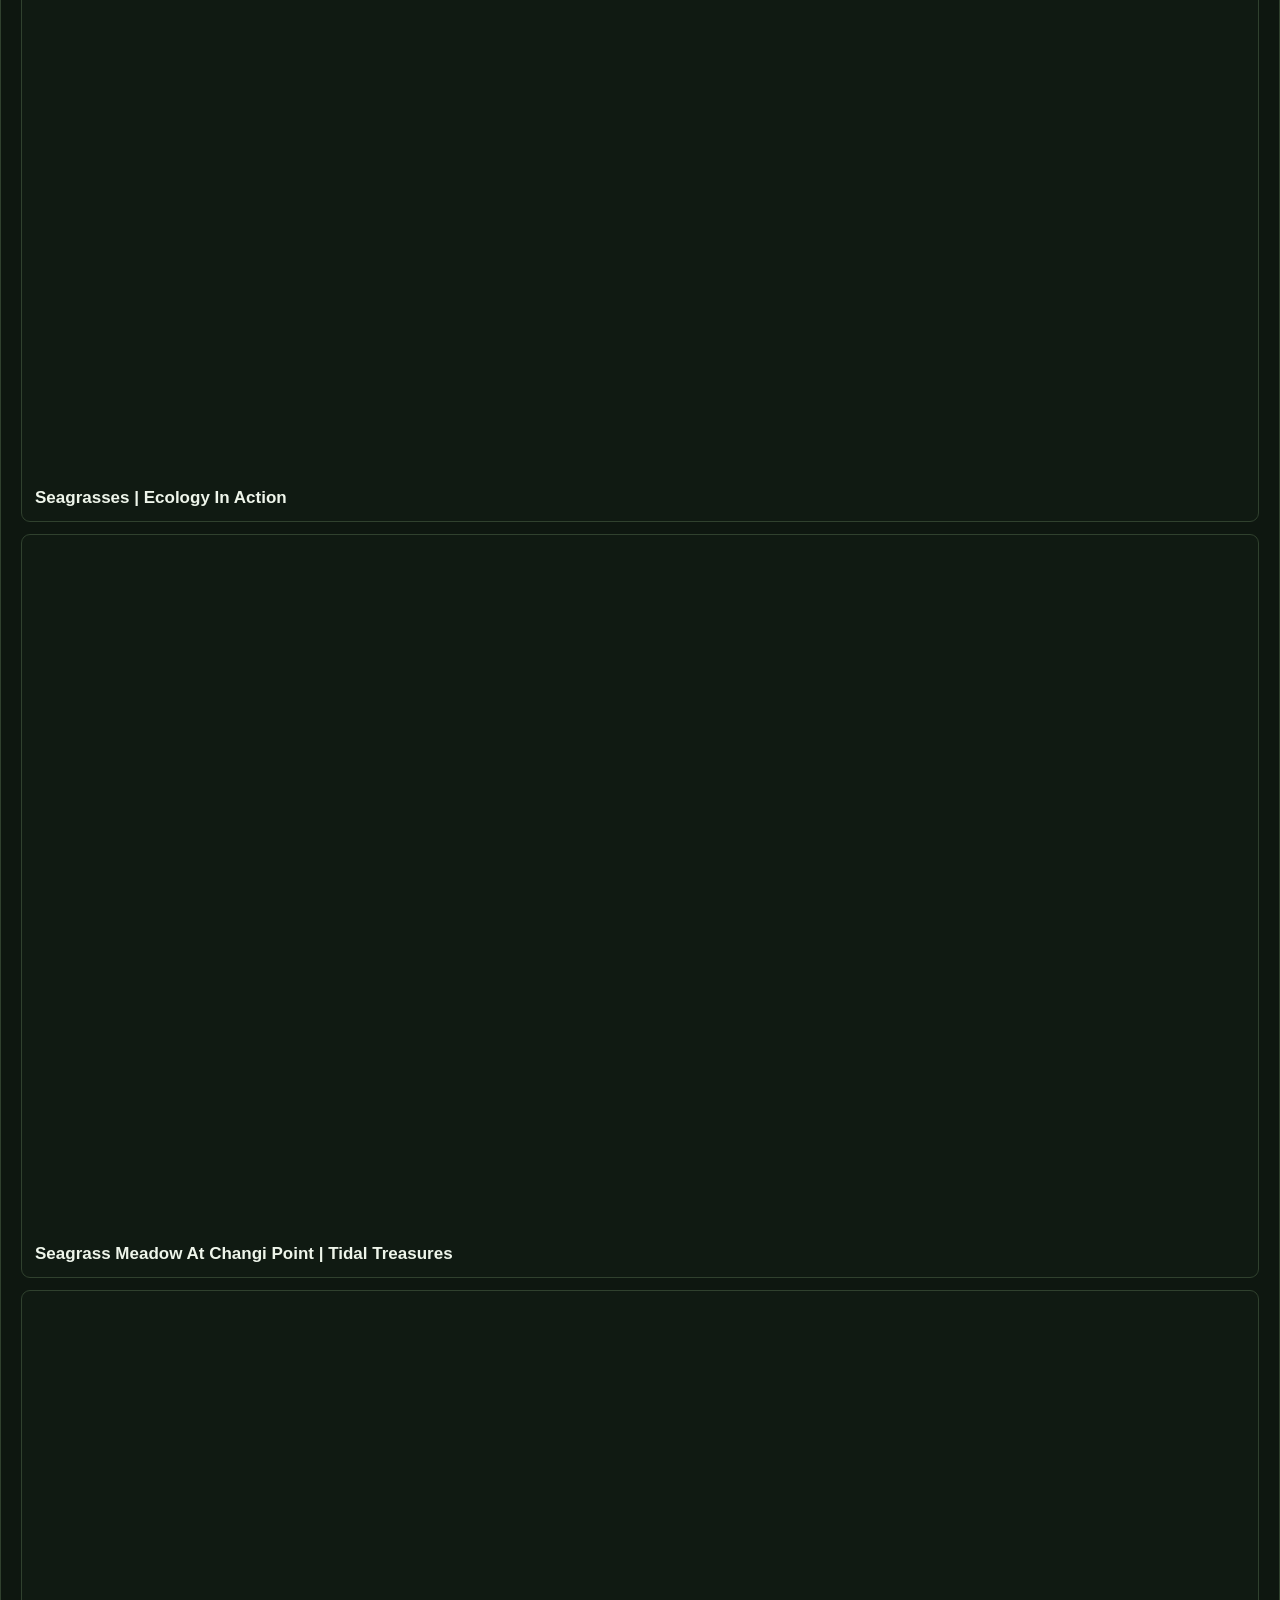
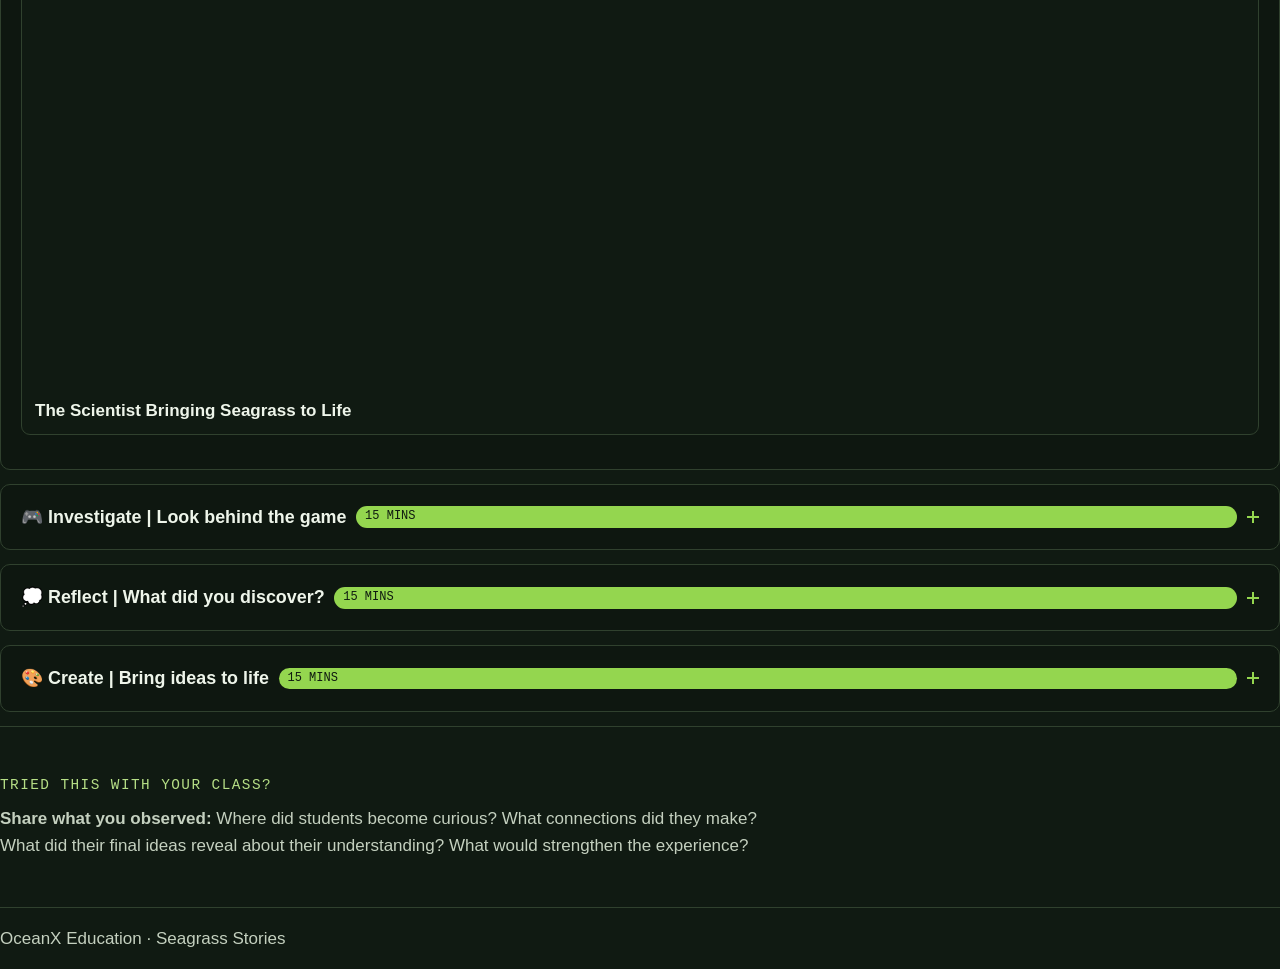
<file: seagrass_stories_classroom.html>
<!doctype html>
<html lang="en-GB">
<head>
<meta charset="utf-8"><meta name="viewport" content="width=device-width,initial-scale=1">
<title>Seagrass Stories | Classroom Learning Experience</title>
<link rel="stylesheet" href="styles.css">
</head>
<body><main class="wrap">
<header class="hero"><p class="eyebrow">OceanX Education · <b>Seagrass Stories</b></p>
<h1>What does it take to bring an underwater meadow back to life?</h1>
<div class="meta"><span class="pill">For educators</span><span class="pill">Ages 12-14</span><span class="pill">60 minutes</span><span class="pill">Groups of 2-3</span></div></header>

<section class="callout">
<p>Step into the role of marine scientist Nada Abdelkader and discover what it takes to restore a struggling seagrass meadow.</p>
<p>In <em>Seagrass Stories</em>, your mission is to clear rubbish from the ocean, place restoration mats and help bring the meadow back to life. <strong>The mats support seagrass shoots as they take root and grow.</strong></p>
<p>Inspired by Nada's work, <em>Seagrass Stories</em> turns ocean restoration into a hands-on challenge. Explore how science, resourcefulness and human intervention can work with natural processes to help a damaged habitat recover.</p>
</section>

<section class="alignment">
<h2>Learning intention</h2>
<p>Explore how seagrass restoration works and use what you discover to help someone else understand it.</p>
<p>By the end, learners will investigate restoration, reflect on what they discover and create something that helps others understand it.</p>
<div class="downloads"><a class="button" href="Activity%20Pack/seagrass_stories_learner_activity.pdf" target="_blank">Learner Activity</a><a class="button secondary" href="Activity%20Pack/seagrass_stories_educator_guide.pdf" target="_blank">Educator Guide</a></div>
</section>

<section class="experience-intro">
<h2>THE EXPERIENCE</h2>
<p>Explore. Investiga. Reflect. Create.</p>
</section>

<details open><summary>🌊 Experience | Enter the meadow <span class="time">15 mins</span></summary><div class="body">
<p class="lead">Enter the meadow and get curious.</p>
<p>Explore the videos, meet Nada and discover the world of seagrass. As you watch, notice what catches your attention.</p>
<ul><li>What do you notice?</li><li>What relationships can you see between plants, animals and the habitat?</li><li>What surprises or confuses you?</li><li>What do you want to know more about?</li></ul>
<div class="video"><iframe src="https://www.youtube.com/embed/0bvOh7qby-c" title="Seagrasses | Ecology In Action" referrerpolicy="strict-origin-when-cross-origin" allowfullscreen></iframe><div><b>Seagrasses | Ecology In Action</b></div></div>
<div class="video"><iframe src="https://www.youtube.com/embed/CUiX69oMZ2E" title="Seagrass Meadow At Changi Point | Tidal Treasures" referrerpolicy="strict-origin-when-cross-origin" allowfullscreen></iframe><div><b>Seagrass Meadow At Changi Point | Tidal Treasures</b></div></div>
<div class="video"><iframe src="https://www.youtube.com/embed/9XX4qY16V9Y" title="The Scientist Bringing Seagrass to Life" referrerpolicy="strict-origin-when-cross-origin" allowfullscreen></iframe><div><b>The Scientist Bringing Seagrass to Life</b></div></div>
</div></details>

<details><summary>🎮 Investigate | Look behind the game <span class="time">15 mins</span></summary><div class="body">
<p class="lead">Play through the lens of a scientist.</p>
<p>Step into Nada's role in <em>Seagrass Stories</em>. Clear rubbish, position restoration mats and help rebuild the meadow. As the meadow changes, investigate:</p>
<ul><li>What changes quickly?</li><li>What might take longer in the ocean?</li><li>What evidence would tell you the meadow is recovering?</li></ul>
<a class="play" href="https://seagrassstories-production.up.railway.app/" target="_blank">Play Seagrass Stories</a>
</div></details>

<details><summary>💭 Reflect | What did you discover? <span class="time">15 mins</span></summary><div class="body">
<p class="lead">Pause and make sense of what you've experienced.</p>
<p>Take a few minutes to reflect on your own, then share and compare your thinking with others.</p>
<ul><li>What did you see, hear or experience that changed how you think about ocean restoration?</li><li>What are you now curious to understand more about?</li></ul>
</div></details>

<details><summary>🎨 Create | Bring ideas to life <span class="time">15 mins</span></summary><div class="body">
<p class="lead">Put your understanding to work.</p>
<p>In groups of 2-3, design an experience that helps someone else understand something you've discovered about ocean restoration.</p>
<p>Use <strong>6-10 Post-its</strong> to bring your idea to life. Your experience could be a game, video, comic, installation or something completely different.</p>
<p>Your idea should show:</p>
<ul><li>a real choice or action</li><li>what happens because of it</li><li>how the habitat responds</li><li>how things change over time</li><li>what you want someone to understand</li></ul>
<p class="lead">Connect your Post-its. What happens because of what?</p>
</div></details>

<section class="feedback"><h2>Tried this with your class?</h2>
<p><strong>Share what you observed:</strong> Where did students become curious? What connections did they make? What did their final ideas reveal about their understanding? What would strengthen the experience?</p></section>
<p class="credit">OceanX Education · Seagrass Stories</p>
</main></body></html>
</file>
<file: main.css>
/* Shared typography foundation for all Seagrass Stories pages. */
@font-face {
  font-family: 'Zeist';
  src: url('assets/fonts/ZeistN2-Light.otf') format('opentype');
  font-weight: 300;
  font-style: normal;
  font-display: swap;
}

@font-face {
  font-family: 'Zeist';
  src: url('assets/fonts/ZeistN2-Regular.otf') format('opentype');
  font-weight: 400;
  font-style: normal;
  font-display: swap;
}

@font-face {
  font-family: 'Zeist';
  src: url('assets/fonts/ZeistN2-Medium.otf') format('opentype');
  font-weight: 500;
  font-style: normal;
  font-display: swap;
}

@font-face {
  font-family: 'Zeist';
  src: url('assets/fonts/ZeistN2-SemiBold.otf') format('opentype');
  font-weight: 600;
  font-style: normal;
  font-display: swap;
}

@font-face {
  font-family: 'Zeist';
  src: url('assets/fonts/ZeistN2-Bold.otf') format('opentype');
  font-weight: 700;
  font-style: normal;
  font-display: swap;
}

@font-face {
  font-family: 'DM Mono';
  src: url('assets/fonts/DMMono-Medium.ttf') format('truetype');
  font-weight: 500;
  font-style: normal;
  font-display: swap;
}
</file>
<file: styles.css>
:root {
  --lime: #94d64f;
  --lime2: #b6df86;
  --pale: #eef5ea;
  --body: #c4d0bf;
  --muted: #889783;
  --line: #30412e;
  --card: #16241d;
  --bg: #101a12;
  --sans: "Zeist", Arial, "Helvetica Neue", sans-serif;
  --mono: "DM Mono", "SFMono-Regular", monospace;
}

* {
  box-sizing: border-box;
}

html {
  scroll-behavior: smooth;
}

body {
  margin: 0;
  background: radial-gradient(125% 60% at 50% 0%, #2b3f2a, #182719 48%, #101a12);
  color: var(--body);
  font-family: var(--sans);
  font-size: 17px;
  font-weight: 300;
  line-height: 1.6;
}

main {
  display: block;
}

.hero {
  padding: 50px 0 12px;
}

h1 {
  font-weight: 500;
  font-size: clamp(3.25rem, 8vw, 6.8rem);
  line-height: 1.12;
  letter-spacing: -.02em;
  color: var(--pale);
  max-width: 18ch;
  margin: 16px 0 20px;
}

.meta {
  display: flex;
  gap: 8px;
  flex-wrap: wrap;
  margin-bottom: 28px;
}

.pill {
  border: 1px solid var(--line);
  border-radius: 999px;
  padding: 5px 11px;
  font-size: .8rem;
  color: var(--pale);
  background: #111d15;
}

.overview,
.intention,
.feedback,
.resources {
  padding-block: clamp(2rem, 4vw, 3rem);
  border-top: 1px solid var(--line);
}

.intention {
  background: var(--pale);
  color: var(--bg);
  border-top: 0;
}

.overview p,
.intention p,
.feedback p {
  max-width: 760px;
  margin: 0 0 14px;
  font-weight: 300;
  line-height: 1.6;
}

.overview p:last-child,
.intention p:last-child,
.feedback p:last-child {
  margin: 0;
}

.feedback {
  border-bottom: 1px solid var(--line);
}

.intention h2,
.feedback h2,
.resources h2 {
  font: .9rem/1.4 var(--mono);
  text-transform: uppercase;
  letter-spacing: .1em;
  color: var(--lime2);
  margin: 0 0 10px;
}

.intention h2,
.resources h2 {
  color: #5c7a30;
}

.intention p {
  margin: 0 0 10px;
}

.intention-grid {
  display: grid;
  grid-template-columns: .78fr 1.22fr;
  gap: clamp(2rem, 7vw, 7rem);
  align-items: start;
}

.intention-statement {
  padding-top: .35rem;
  font-size: clamp(1.45rem, 3vw, 2.15rem);
  line-height: 1.32;
  letter-spacing: -.025em;
  max-width: none;
}

.outcomes {
  display: grid;
  border-top: 1px solid rgba(16, 26, 18, .18);
}

.outcome {
  display: grid;
  grid-template-columns: 5.5rem 1fr;
  gap: 1rem;
  padding: 1.35rem 0;
  border-bottom: 1px solid rgba(16, 26, 18, .18);
}

.outcome b {
  color: #5c7a30;
  font-size: .78rem;
  letter-spacing: .12em;
  text-transform: uppercase;
}

.outcome p {
  margin: 0;
  max-width: none;
}

.resources {
  background: var(--pale);
  color: var(--bg);
  border-top: 0;
}

.resources-title {
  max-width: 850px;
  margin: 0;
  font-weight: 500;
  font-size: clamp(2.15rem, 5vw, 4.2rem);
  line-height: 1.15;
  letter-spacing: -.02em;
  color: var(--bg);
}

.resource-grid {
  display: grid;
  grid-template-columns: 1fr 1fr;
  gap: 1rem;
  margin-top: 1rem;
}

.resource-card {
  display: flex;
  flex-direction: column;
  justify-content: space-between;
  min-height: 190px;
  padding: 1.4rem;
  border: 1px solid rgba(16, 26, 18, .18);
  border-radius: 10px;
  text-decoration: none;
  transition: transform .2s ease, border-color .2s ease, background .2s ease;
}

.resource-card:hover,
.resource-card:focus-visible {
  transform: translateY(-3px);
  border-color: #5c7a30;
  background: rgba(16, 26, 18, .04);
}

.resource-type {
  color: #5c7a30;
  font-size: .73rem;
  font-weight: 800;
  letter-spacing: .13em;
  text-transform: uppercase;
  font-family: var(--mono);
}

.resource-card h3 {
  max-width: 25ch;
  margin: 1.6rem 0 .5rem;
  font-size: 1.3rem;
  line-height: 1.15;
  color: var(--bg);
}

.resource-card p {
  margin: 0;
  max-width: none;
  color: #46543f;
  line-height: 1.5;
}

.resource-action {
  margin-top: 1.2rem;
  font-size: .78rem;
  font-weight: 800;
  letter-spacing: .1em;
  text-transform: uppercase;
  font-family: var(--mono);
  color: #5c7a30;
}

.section-kicker {
  margin: 0 0 .85rem;
  color: #5c7a30;
  font: 800 .76rem/1.4 var(--mono);
  letter-spacing: .15em;
  text-transform: uppercase;
}

/* ---------- Cross-link to a related programme (optional section) ---------- */
.next-ecosystem {
  color: var(--pale);
  background: #3d6337;
}

.next-inner {
  display: flex;
  align-items: flex-end;
  justify-content: space-between;
  gap: 3rem;
  padding-block: clamp(2.5rem, 5vw, 4.5rem);
}

.next-ecosystem .section-kicker {
  color: var(--lime);
}

.next-ecosystem h2 {
  max-width: 700px;
  margin: 0 0 .85rem;
  font-size: clamp(2rem, 4vw, 3.3rem);
  line-height: 1;
  color: var(--pale);
}

.next-ecosystem p:not(.section-kicker) {
  max-width: 650px;
  margin: 0;
  color: rgba(238, 245, 234, .78);
}

.next-ecosystem > .next-inner > a {
  flex: 0 0 auto;
  padding: .9rem 1.1rem;
  color: var(--bg);
  background: var(--lime);
  border-radius: .55rem;
  text-decoration: none;
  font-weight: 800;
}

.journey {
  padding: 42px 0 18px;
}

.journey h2 {
  margin: 0 0 .85rem;
  font: 800 .76rem/1.4 var(--mono);
  letter-spacing: .15em;
  text-transform: uppercase;
  color: var(--lime);
}

.journey p {
  max-width: 850px;
  margin: 0;
  font-weight: 700;
  font-size: clamp(2.15rem, 5vw, 4.2rem);
  line-height: 1;
  letter-spacing: -.045em;
  color: var(--pale);
}

.downloads {
  display: flex;
  gap: 10px;
  flex-wrap: wrap;
  margin-top: 16px;
}

.button {
  display: inline-flex;
  align-items: center;
  gap: 8px;
  padding: 10px 16px;
  border-radius: 999px;
  text-decoration: none;
  font-weight: 600;
  background: var(--lime);
  color: #0f1a10;
  transition: background-color .18s ease, border-color .18s ease, color .18s ease, box-shadow .18s ease, transform .12s ease;
}

.button:hover {
  background: #a8e065;
  box-shadow: 0 4px 14px rgba(148, 214, 79, .35);
  transform: translateY(-1px);
}

.button:active {
  background: #7ec93c;
  box-shadow: none;
  transform: translateY(0) scale(.97);
}

.button:focus-visible {
  outline: 2px solid var(--lime2);
  outline-offset: 2px;
}

.button.secondary {
  background: transparent;
  color: var(--lime2);
  border: 1px solid var(--line);
}

.button.secondary:hover {
  background: rgba(148, 214, 79, .1);
  border-color: var(--lime2);
  color: var(--pale);
  box-shadow: none;
}

.button.secondary:active {
  background: rgba(148, 214, 79, .18);
  border-color: var(--lime);
}

.intention .button.secondary {
  color: var(--bg);
  border-color: rgba(16, 26, 18, .35);
}

.intention .button.secondary:hover {
  background: rgba(16, 26, 18, .08);
  border-color: var(--bg);
  color: var(--bg);
}

.intention .button.secondary:active {
  background: rgba(16, 26, 18, .16);
}

.button .dl-icon {
  width: 14px;
  height: 14px;
  flex: 0 0 auto;
  transition: transform .18s ease;
}

.button:hover .dl-icon {
  transform: translateY(2px);
}

details {
  border: 1px solid var(--line);
  border-radius: 10px;
  margin-bottom: 14px;
  overflow: hidden;
  background: #0e1710;
}

summary {
  list-style: none;
  cursor: pointer;
  padding: 18px 20px;
  display: flex;
  align-items: center;
  gap: .6rem;
  font-size: 1.12rem;
  font-weight: 600;
  color: var(--pale);
}

summary span:first-child {
  flex: 1 1 auto;
  min-width: 0;
}

summary::-webkit-details-marker {
  display: none;
}

summary:after {
  content: "";
  flex: 0 0 12px;
  width: 12px;
  height: 12px;
  margin-left: auto;
  background: linear-gradient(var(--lime), var(--lime)) center / 12px 2px no-repeat, linear-gradient(var(--lime), var(--lime)) center / 2px 12px no-repeat;
}

details[open] summary:after {
  background: linear-gradient(var(--lime), var(--lime)) center / 12px 2px no-repeat;
}

.time {
  font: .75rem/1.3 var(--mono);
  text-transform: uppercase;
  color: #0f1a10;
  background: var(--lime);
  padding: 3px 9px;
  border-radius: 999px;
}

.body {
  padding: 0 20px 22px;
}

.body p {
  margin: 0 0 13px;
}

.body ul {
  margin: 0 0 16px;
  padding-left: 22px;
}

.body li {
  margin-bottom: 8px;
}

.lead {
  font-weight: 600;
  color: var(--pale);
}

.video {
  border: 1px solid var(--line);
  border-radius: 9px;
  overflow: hidden;
  margin: 12px 0;
  background: #101a12;
}

.video iframe {
  display: block;
  width: 100%;
  aspect-ratio: 16/9;
  border: 0;
}

.video div {
  padding: 10px 13px;
}

.video b {
  color: var(--pale);
}

.play {
  display: inline-block;
  padding: 11px 20px;
  border-radius: 999px;
  background: var(--lime);
  color: #0f1a10;
  text-decoration: none;
  font-weight: 600;
}

.feedback p {
  margin: 0 0 10px;
}

footer {
  color: var(--pale);
  background: #0a140b;
}

.footer-inner {
  min-height: 110px;
  padding-block: 1.6rem;
  display: flex;
  align-items: flex-end;
  justify-content: space-between;
  gap: 2rem;
}

.footer-logo {
  width: 7rem;
  height: auto;
  display: block;
}

.footer-copy {
  max-width: 480px;
  margin: 0;
  color: rgba(238, 245, 234, .62);
  font-size: .87rem;
  text-align: right;
}


.site-header {
  position: sticky;
  top: 0;
  z-index: 50;
  background: var(--bg);
  border-bottom: 1px solid var(--line);
}

.shell {
  max-width: 1160px;
  margin: auto;
  padding: 0 24px;
}

.shell.footer-inner {
  padding: 1.6rem 24px;
}

.nav {
  display: flex;
  align-items: center;
  justify-content: space-between;
  gap: 1rem;
  min-height: 5.4rem;
}

.brand {
  display: flex;
  align-items: center;
  gap: .6rem;
  text-decoration: none;
}

.brand img {
  width: 8.2rem;
  height: auto;
  display: block;
}

.brand-name {
  font: 700 .83rem/1.4 var(--mono);
  letter-spacing: .17em;
  text-transform: uppercase;
  color: var(--pale);
}

.nav-links {
  display: flex;
  gap: 1.4rem;
}

.nav-links a {
  color: var(--pale);
  text-decoration: none;
  font-size: .78rem;
  font-weight: 700;
  letter-spacing: .11em;
  text-transform: uppercase;
}

.nav-links a:hover {
  color: var(--lime);
}

.progress-shell {
  border-top: 1px solid var(--line);
}

.progress {
  display: flex;
  gap: 1.6rem;
  overflow-x: auto;
  padding: .55rem 0;
  font: 700 .7rem/1 var(--mono);
  letter-spacing: .08em;
  text-transform: uppercase;
  scrollbar-width: none;
}

.progress::-webkit-scrollbar {
  display: none;
}

.progress a {
  display: flex;
  align-items: center;
  gap: .4rem;
  flex: 0 0 auto;
  color: rgba(238, 245, 234, .5);
  text-decoration: none;
  white-space: nowrap;
  border-bottom: 2px solid transparent;
  padding: .15rem 0;
}

.progress a b {
  font-weight: 700;
  color: rgba(238, 245, 234, .35);
}

.progress a:hover {
  color: var(--pale);
}

.progress a.current {
  color: var(--lime);
  border-bottom-color: var(--lime);
}

.progress a.current b {
  color: var(--lime);
}

#step-1,
#step-2,
#step-3,
#step-4 {
  scroll-margin-top: 8rem;
}

.accordions {
  padding-top: 6px;
}

@media (max-width: 600px) {
  body {
    font-size: 16px;
    overflow-x: hidden;
  }

  main {
    padding-bottom: 0;
  }

  .hero {
    padding: 20px 2px 8px;
  }

  .shell {
    padding: 0 16px;
  }

  .nav {
    min-height: 3.8rem;
  }

  .brand img {
    width: 7.2rem;
  }

  .brand-name {
    display: none;
  }

  .progress {
    gap: 1rem;
    font-size: .62rem;
  }

  #step-1,
  #step-2,
  #step-3,
  #step-4 {
    scroll-margin-top: 6.8rem;
  }

  .hero h1 {
    font-size: clamp(2.75rem, 14vw, 4.3rem);
    margin: 14px 0 18px;
  }

  .meta {
    gap: 6px;
    margin-bottom: 22px;
  }

  .pill {
    font-size: .72rem;
    padding: 4px 9px;
  }

  .overview,
  .intention,
  .feedback,
  .resources {
    padding-block: 22px;
  }

  .journey {
    padding: 32px 2px 16px;
  }

  .intention h2,
  .feedback h2,
  .resources h2 {
    font-size: .78rem;
  }

  .intention-grid {
    grid-template-columns: 1fr;
    gap: 1.75rem;
  }

  .outcome {
    grid-template-columns: 1fr;
    gap: .3rem;
    padding: 1rem 0;
  }

  .resource-grid {
    grid-template-columns: 1fr;
  }

  .next-inner {
    align-items: flex-start;
    flex-direction: column;
    gap: 1.5rem;
  }

  .downloads {
    display: grid;
    gap: 8px;
  }

  .downloads .button,
  .play {
    display: block;
    width: 100%;
    text-align: center;
    padding: 11px 14px;
  }

  .body {
    padding: 0 16px 18px;
  }

  .body ul {
    padding-left: 20px;
  }

  .video {
    margin-left: -2px;
    margin-right: -2px;
  }

  .video div {
    padding: 9px 11px;
    font-size: .9rem;
  }

  summary {
    padding: 15px 16px;
    align-items: flex-start;
    gap: .45rem;
    font-size: 1rem;
    line-height: 1.35;
    overflow-wrap: anywhere;
  }

  .time {
    flex: 0 0 auto;
    font-size: .66rem;
    padding: 3px 7px;
    margin-top: 1px;
  }

  .footer-inner {
    align-items: flex-start;
    flex-direction: column;
  }

  .shell.footer-inner {
    padding: 1.2rem 16px;
  }

  .footer-copy {
    text-align: left;
  }
}

@media (prefers-reduced-motion: reduce) {
  html {
    scroll-behavior: auto;
  }
}
</file>
<file: activity.css>
:root {
      --navy: #0e2a38;
      --teal: #008374;
      --teal-light: #e8f5f3;
      --card-bg: #f8fafb;
      --header-bg: #f1f5f9;
      --text: #1f2937;
      --text-muted: #596773;
      --border: #cbd5e1;
      --border-light: #e2e8f0;
      --font-heading: 'Zeist', Arial, 'Helvetica Neue', sans-serif;
      --font-body: 'Zeist', Arial, 'Helvetica Neue', sans-serif;
    }

    * {
      box-sizing: border-box;
      margin: 0;
      padding: 0;
    }

    body {
      background-color: #f8fafc;
      color: var(--text);
      font-family: var(--font-body);
      font-weight: 300;
      line-height: 1.6;
      -webkit-print-color-adjust: exact;
      print-color-adjust: exact;
    }

    /* =========================================================
       SCREEN ACTION BAR (Disappears on Print)
       ========================================================= */
    .print-action-bar {
      max-width: 820px;
      margin: 16px auto 0 auto;
      padding: 10px 16px;
      background: #f3f7f5;
      border: 1px solid var(--border);
      border-left: 4px solid var(--teal);
      border-radius: 6px;
      display: flex;
      justify-content: space-between;
      align-items: center;
      gap: 12px;
      box-shadow: 0 1px 4px rgba(0, 0, 0, 0.04);
    }

    .print-btn {
      display: inline-flex;
      align-items: center;
      gap: 6px;
      background: var(--navy);
      color: #ffffff;
      border: none;
      padding: 8px 14px;
      border-radius: 4px;
      font-family: var(--font-heading);
      font-size: 11px;
      font-weight: 700;
      letter-spacing: 0.04em;
      text-transform: uppercase;
      cursor: pointer;
      white-space: nowrap;
      transition: opacity 0.15s ease;
    }

    .print-btn:hover {
      opacity: 0.9;
    }

    /* Document Sheets */
    .sheet {
      width: 100%;
      max-width: 820px;
      background: #ffffff;
      margin: 16px auto;
      padding: 24px 20px;
      box-shadow: 0 2px 10px rgba(0, 0, 0, 0.04);
      border: 1px solid var(--border-light);
      border-radius: 6px;
      display: flex;
      flex-direction: column;
      justify-content: space-between;
    }

    /* Header */
    .header {
      border-bottom: 2px solid var(--navy);
      padding-bottom: 10px;
      margin-bottom: 16px;
      display: flex;
      flex-direction: column;
      gap: 6px;
    }

    .eyebrow-row {
      display: flex;
      justify-content: space-between;
      align-items: center;
      margin-bottom: 2px;
    }

    .eyebrow {
      font-family: var(--font-heading);
      font-size: 11px;
      font-weight: 700;
      letter-spacing: 0.08em;
      text-transform: uppercase;
      color: var(--teal);
    }

    .print-badge {
      font-family: var(--font-heading);
      font-size: 9px;
      font-weight: 700;
      letter-spacing: 0.05em;
      text-transform: uppercase;
      color: var(--text-muted);
      border: 1px solid var(--border);
      background: var(--card-bg);
      padding: 2px 6px;
      border-radius: 3px;
    }

    .main-title {
      font-family: var(--font-heading);
      font-size: 26px;
      font-weight: 500;
      text-transform: uppercase;
      letter-spacing: -0.03em;
      color: var(--navy);
      line-height: 1.2;
    }

    .main-title.page2-title { font-size: 22px; }

    .meta-pills {
      display: flex;
      flex-wrap: wrap;
      gap: 6px;
    }

    .meta-pills span {
      font-size: 11px;
      font-weight: bold;
      color: var(--navy);
      background: var(--teal-light);
      padding: 4px 10px;
      border-radius: 4px;
      border: 1px solid rgba(0, 131, 116, 0.2);
    }

    /* Content Hierarchy */
    .section-label {
      font-family: var(--font-heading);
      font-size: 11px;
      font-weight: 700;
      text-transform: uppercase;
      letter-spacing: 0.06em;
      color: var(--navy);
      margin-top: 14px;
      margin-bottom: 4px;
    }

    .section-label.section-label--spaced { margin-top: 12px; }

    .lead-question {
      font-family: var(--font-heading);
      font-size: 16px;
      font-weight: 500;
      color: var(--navy);
      background: var(--card-bg);
      border-left: 3px solid var(--teal);
      border-top: 1px solid var(--border-light);
      border-right: 1px solid var(--border-light);
      border-bottom: 1px solid var(--border-light);
      padding: 10px 12px;
      border-radius: 0 6px 6px 0;
      margin: 8px 0 14px 0;
    }

    .body-copy {
      font-size: 12px;
      color: var(--text);
      font-weight: 300;
      line-height: 1.6;
      margin-bottom: 8px;
    }

    .body-copy.body-copy--spaced { margin-top: 8px; }

    .bullet-list {
      list-style: none;
      margin-bottom: 12px;
    }

    .bullet-list li {
      font-size: 12px;
      line-height: 1.5;
      position: relative;
      padding-left: 14px;
      margin-bottom: 4px;
    }

    .bullet-list li::before {
      content: "•";
      position: absolute;
      left: 0;
      color: var(--teal);
      font-weight: bold;
    }

    /* Learning Journey */
    .journey-strip {
      display: grid;
      grid-template-columns: 1fr;
      gap: 8px;
      margin: 10px 0 16px 0;
    }

    .journey-step {
      background: var(--card-bg);
      border-left: 3px solid var(--teal);
      border-top: 1px solid var(--border-light);
      border-right: 1px solid var(--border-light);
      border-bottom: 1px solid var(--border-light);
      padding: 10px 12px;
      border-radius: 4px;
      display: flex;
      justify-content: space-between;
      align-items: baseline;
    }

    .step-name {
      font-family: var(--font-heading);
      font-size: 11px;
      font-weight: 700;
      text-transform: uppercase;
      color: var(--navy);
    }

    .step-sub {
      font-size: 11px;
      color: var(--text-muted);
    }

    .two-col {
      display: flex;
      flex-direction: column;
      gap: 12px;
      margin-top: 10px;
    }

    /* Facilitation Sequence (Page 2) */
    .sequence-stack {
      display: flex;
      flex-direction: column;
      gap: 10px;
      margin: 12px 0 16px 0;
    }

    .phase-card {
      border: 1px solid var(--border);
      border-radius: 6px;
      overflow: hidden;
      background: #ffffff;
    }

    .phase-card-header {
      background: var(--header-bg);
      border-bottom: 1px solid var(--border);
      padding: 8px 12px;
      display: flex;
      justify-content: space-between;
      align-items: center;
    }

    .phase-card-title {
      font-family: var(--font-heading);
      font-size: 12px;
      font-weight: 700;
      text-transform: uppercase;
      letter-spacing: 0.04em;
      color: var(--navy);
    }

    .phase-card-time {
      font-size: 10.5px;
      font-weight: bold;
      color: var(--teal);
      background: #ffffff;
      padding: 2px 8px;
      border: 1px solid var(--border);
      border-radius: 3px;
    }

    .phase-card-body {
      display: flex;
      flex-direction: column;
      gap: 10px;
      padding: 10px 12px;
    }

    .col-label {
      font-family: var(--font-heading);
      font-size: 10px;
      font-weight: 700;
      text-transform: uppercase;
      color: var(--teal);
      letter-spacing: 0.04em;
      margin-bottom: 3px;
    }

    .col-content {
      font-size: 11.5px;
      line-height: 1.45;
      color: var(--text);
    }

    .notes-grid {
      display: flex;
      flex-direction: column;
      gap: 8px;
      margin-bottom: 12px;
    }

    .note-box {
      background: var(--card-bg);
      border: 1px solid var(--border-light);
      border-left: 3px solid var(--navy);
      border-radius: 0 4px 4px 0;
      padding: 9px 12px;
    }

    .note-box h3 {
      font-family: var(--font-heading);
      font-size: 11px;
      font-weight: 700;
      text-transform: uppercase;
      color: var(--navy);
      margin-bottom: 2px;
    }

    .note-box p {
      font-size: 11px;
      line-height: 1.45;
      color: var(--text-muted);
    }

    .doc-footer {
      border-top: 1px solid var(--border-light);
      padding-top: 8px;
      margin-top: 16px;
      font-family: var(--font-heading);
      font-size: 9.5px;
      font-weight: 700;
      text-transform: uppercase;
      letter-spacing: 0.05em;
      color: var(--text-muted);
      display: flex;
      justify-content: space-between;
    }

    /* Screen Desktop Breakpoint */
    @media screen and (min-width: 768px) {
      .sheet {
        padding: 32px 34px;
      }
      .header {
        flex-direction: row;
        justify-content: space-between;
        align-items: flex-end;
      }
      .eyebrow-row {
        gap: 12px;
      }
      .journey-strip {
        grid-template-columns: repeat(4, 1fr);
        background: var(--card-bg);
        border: 1px solid var(--border-light);
        padding: 10px;
      }
      .journey-step {
        background: transparent;
        border: none;
        display: block;
        text-align: center;
        position: relative;
        padding: 2px;
      }
      .journey-step:not(:last-child)::after {
        content: "·";
        position: absolute;
        right: -8px;
        top: 25%;
        color: var(--teal);
        font-weight: bold;
      }
      .two-col {
        display: grid;
        grid-template-columns: 1fr 1fr;
        gap: 18px;
      }
      .phase-card-body {
        display: grid;
        grid-template-columns: 1.15fr 1fr 1fr;
        gap: 16px;
      }
      .notes-grid {
        display: grid;
        grid-template-columns: 1fr 1fr;
        gap: 12px;
      }
    }

    /* Strictly 2 A4 Pages in Print */
    @page {
      size: A4 portrait;
      margin: 0;
    }

    @media print {
      body {
        background: transparent;
      }

      /* Hide Action Bar during print */
      .print-action-bar {
        display: none !important;
      }

      .sheet {
        width: 210mm;
        height: 297mm;
        min-height: 297mm;
        max-height: 297mm;
        padding: 14mm 16mm 12mm 16mm;
        margin: 0 auto;
        box-shadow: none;
        border: none;
        border-radius: 0;
        page-break-after: always;
        overflow: hidden;
      }
      .header {
        flex-direction: row !important;
        justify-content: space-between !important;
        align-items: flex-end !important;
      }
      .journey-strip {
        display: grid !important;
        grid-template-columns: repeat(4, 1fr) !important;
        background: var(--card-bg);
        border: 1px solid var(--border-light);
        padding: 8px;
      }
      .journey-step {
        display: block !important;
        background: transparent !important;
        border: none !important;
        text-align: center;
        position: relative;
      }
      .journey-step:not(:last-child)::after {
        content: "·";
        position: absolute;
        right: -8px;
        top: 25%;
        color: var(--teal);
        font-weight: bold;
      }
      .two-col {
        display: grid !important;
        grid-template-columns: 1fr 1fr !important;
        gap: 16px !important;
      }
      .phase-card-body {
        display: grid !important;
        grid-template-columns: 1.15fr 1fr 1fr !important;
        gap: 14px !important;
      }
      .notes-grid {
        display: grid !important;
        grid-template-columns: 1fr 1fr !important;
        gap: 10px !important;
      }
    }


    :root {
      --navy: #0b2940;
      --teal: #287b6d;
      --blue: #0072ce;
      --paper: #ffffff;
      --wash: #f2f6f4;
      --text: #0b2940;
      --text-muted: #536873;
      --border: rgba(11, 41, 64, .25);
      --border-light: rgba(11, 41, 64, .14);
      --font-heading: 'Zeist', Arial, 'Helvetica Neue', sans-serif;
      --font-body: 'Zeist', Arial, 'Helvetica Neue', sans-serif;
      --font-mono: 'DM Mono', 'SFMono-Regular', monospace;
    }

    body { background: #dfe5e6; color: var(--navy); line-height: 1.42; }
    .eyebrow, .section-label, .col-label, .phase-card-time, .step-name, .doc-footer, .print-badge {
      font-family: var(--font-mono);
    }
    .bullet-list li::before { font-family: var(--font-mono); }
    .bullet-list.dtf li::before { content: none; }
    .bullet-list.dtf li b {
      display: block;
      margin-bottom: 2mm;
      color: var(--blue);
      font: 800 7px/1 var(--font-mono);
      letter-spacing: .12em;
      text-transform: uppercase;
    }

    .print-action-bar {
      width: min(210mm, calc(100% - 24px));
      max-width: none;
      border: 0;
      border-radius: 7px;
      box-shadow: 0 2px 12px rgba(11, 41, 64, .1);
    }

    .print-btn { border-radius: 99px; padding: 9px 16px; letter-spacing: .08em; }

    .print-nav { flex: 1 1 auto; display: flex; align-items: center; gap: 8px; flex-wrap: wrap; min-width: 0; font-size: 12px; }
    .print-nav a { color: var(--blue); text-decoration: none; font-weight: 700; }
    .print-nav a:hover { text-decoration: underline; }
    .print-nav .sep { color: var(--border); }
    .print-nav b { color: var(--navy); }
    .print-nav .switch { margin-left: auto; padding-left: 8px; }

    .sheet {
      position: relative;
      width: 210mm;
      max-width: none;
      min-height: 297mm;
      margin: 14px auto 24px;
      padding: 13mm 14mm 10mm;
      background: var(--paper);
      border: 0;
      border-radius: 0;
      box-shadow: 0 5px 25px rgba(11, 41, 64, .14);
    }

    .header {
      display: grid;
      grid-template-columns: 1fr auto;
      align-items: end;
      gap: 10mm;
      padding-bottom: 4mm;
      margin-bottom: 6mm;
      border-bottom: 1px solid var(--navy);
    }

    .eyebrow-row { display: block; }
    .eyebrow {
      margin-bottom: 2mm;
      color: var(--teal);
      font-size: 7.5px;
      letter-spacing: .16em;
    }
    .print-badge { display: none; }

    .main-title {
      max-width: 120mm;
      color: var(--navy);
      font-size: 34px;
      line-height: .92;
      letter-spacing: -.04em;
    }

    .meta-pills {
      width: 56mm;
      display: grid;
      gap: 0;
      border-top: 1px solid var(--border);
    }
    .meta-pills span {
      padding: 2.2mm 0;
      background: transparent;
      border: 0;
      border-bottom: 1px solid var(--border);
      border-radius: 0;
      color: var(--navy);
      font-size: 8px;
      letter-spacing: .04em;
      text-transform: uppercase;
    }

    .section-label {
      margin: 0 0 1.5mm;
      color: var(--blue);
      font-size: 7.5px;
      letter-spacing: .16em;
    }

    .lead-question {
      max-width: 160mm;
      margin: 0 0 6mm;
      padding: 0;
      background: transparent;
      border: 0;
      border-radius: 0;
      color: var(--navy);
      font-size: 23px;
      line-height: 1.12;
      letter-spacing: -.025em;
    }

    .body-copy { margin-bottom: 4mm; color: var(--text-muted); font-size: 10px; line-height: 1.5; }
    .bullet-list { margin: 0 0 5mm; display: grid; grid-template-columns: repeat(3, 1fr); gap: 5mm; counter-reset: outcomes; }
    .bullet-list li {
      min-height: 25mm;
      margin: 0;
      padding: 3mm 0 0;
      border-top: 3px solid var(--teal);
      color: var(--text-muted);
      font-size: 9px;
      line-height: 1.42;
      counter-increment: outcomes;
    }
    .bullet-list li::before {
      content: "0" counter(outcomes);
      position: static;
      display: block;
      margin-bottom: 2mm;
      color: var(--teal);
      font: 800 7px/1 var(--font-heading);
      letter-spacing: .12em;
    }

    .journey-strip {
      display: grid;
      grid-template-columns: repeat(4, 1fr);
      gap: 0;
      margin: 0 0 6mm;
      padding: 0;
      background: transparent;
      border-top: 1px solid var(--navy);
      border-bottom: 1px solid var(--border);
    }
    .journey-step {
      position: relative;
      display: block;
      padding: 3mm 3mm 3mm 0;
      background: transparent;
      border: 0;
      border-radius: 0;
      text-align: left;
    }
    .journey-step:not(:last-child)::after {
      content: "·";
      position: absolute;
      top: 3.2mm;
      right: 4mm;
      color: var(--blue);
      font-weight: 700;
    }
    .step-name { color: var(--navy); font-size: 8px; letter-spacing: .08em; }
    .step-sub { margin-top: 1mm; color: var(--text-muted); font-size: 8px; }

    .two-col { display: grid; grid-template-columns: 1fr 1fr; gap: 9mm; margin-top: 0; }
    .two-col > div { padding-top: 3mm; border-top: 1px solid var(--navy); }
    .two-col .section-label--spaced { margin-top: 5mm !important; }

    /* Page 2: facilitation sequence */
    .sheet:nth-of-type(2) .header { grid-template-columns: 1fr; margin-bottom: 4mm; }
    .sheet:nth-of-type(2) .main-title { max-width: none; font-size: 25px !important; }

    .sequence-stack { gap: 0; margin: 0 0 5mm; border-top: 1px solid var(--navy); }
    .phase-card {
      display: grid;
      grid-template-columns: 33mm 1fr;
      background: transparent;
      border: 0;
      border-bottom: 1px solid var(--border);
      border-radius: 0;
      overflow: visible;
    }
    .phase-card-header {
      display: block;
      padding: 4mm 4mm 4mm 0;
      background: transparent;
      border: 0;
    }
    .phase-card-title {
      display: block;
      color: var(--navy);
      font-size: 12px;
      line-height: 1;
      letter-spacing: -.01em;
    }
    .phase-card-title::first-letter { color: var(--blue); }
    .phase-card-time {
      display: inline-block;
      margin-top: 2mm;
      padding: 0;
      background: transparent;
      border: 0;
      color: var(--teal);
      font-size: 7px;
      letter-spacing: .12em;
      text-transform: uppercase;
    }
    .phase-card-body {
      display: grid;
      grid-template-columns: 1.05fr 1.15fr 1fr;
      gap: 5mm;
      padding: 4mm 0;
    }
    .col-label {
      margin-bottom: 1.5mm;
      color: var(--blue);
      font-size: 7.5px;
      letter-spacing: .12em;
    }
    .col-content { color: var(--text-muted); font-size: 10px; line-height: 1.42; }
    .col-content strong { color: var(--navy); }

    .notes-grid { display: grid; grid-template-columns: 1fr 1fr; gap: 5mm; margin: 0; }
    .note-box {
      padding: 3mm 0 0;
      background: transparent;
      border: 0;
      border-top: 3px solid var(--teal);
      border-radius: 0;
    }
    .note-box--wide { grid-column: 1 / -1 !important; border-top-width: 1px; }
    .note-box h3 { margin-bottom: 1.5mm; font-size: 9px; letter-spacing: .08em; }
    .note-box p { color: var(--text-muted); font-size: 9px; line-height: 1.42; }

    .doc-footer {
      min-height: 11mm;
      align-items: flex-end;
      padding-top: 3mm;
      margin-top: 5mm;
      border-top: 1px solid var(--border);
      font-size: 7.5px;
      letter-spacing: .1em;
    }
    .oceanx-footer-logo {
      display: block;
      width: 24mm;
      height: 7mm;
      background: url("[data-uri]") left bottom / contain no-repeat;
      color: transparent;
      font-size: 0;
    }

    .doc-footer {
      background: var(--paper);
    }

    @media screen and (min-width: 768px) {
      .sheet { padding: 13mm 14mm 10mm; }
      .header { display: grid; }
      .journey-strip { padding: 0; background: transparent; border-left: 0; border-right: 0; }
      .journey-step { text-align: left; padding: 3mm 3mm 3mm 0; }
      .two-col { gap: 9mm; }
      .phase-card-body { gap: 5mm; }
      .notes-grid { gap: 5mm; }
    }

    /* Phone-first reading view. Print rules below remain A4-specific. */
    @media screen and (max-width: 767px) {
      body { background: #fff; }

      .print-action-bar {
        width: 100%;
        margin: 0;
        padding: 10px 14px;
        border-radius: 0;
        box-shadow: 0 1px 8px rgba(11, 41, 64, .1);
        flex-wrap: wrap;
        row-gap: 8px;
      }
      .print-nav { width: 100%; }
      .print-nav .switch { margin-left: 0; flex-basis: 100%; }
      .print-btn { padding: 9px 12px; font-size: 9px; flex: 0 0 auto; }
      .print-btn svg { display: none; }

      .sheet {
        width: 100%;
        min-height: 0;
        margin: 0;
        padding: 30px 20px 24px;
        overflow: visible;
        box-shadow: none;
        border-bottom: 8px solid var(--wash);
      }

      .header,
      .sheet:nth-of-type(2) .header {
        display: block;
        margin-bottom: 28px;
        padding-bottom: 20px;
      }
      .eyebrow { margin-bottom: 10px; font-size: 9px; }
      .main-title { max-width: none; font-size: clamp(34px, 12vw, 48px); line-height: .94; }
      .sheet:nth-of-type(2) .main-title { font-size: 25px !important; line-height: 1.06; }

      .meta-pills {
        width: 100%;
        grid-template-columns: repeat(3, 1fr);
        margin-top: 20px;
      }
      .meta-pills span {
        padding: 10px 5px 10px 0;
        font-size: 9px;
      }

      .section-label { margin-bottom: 8px; font-size: 9px; }
      .lead-question { margin-bottom: 30px; font-size: 27px; line-height: 1.12; }
      .body-copy { margin-bottom: 24px; font-size: 14px; line-height: 1.58; }

      .bullet-list {
        display: block;
        margin-bottom: 28px;
      }
      .bullet-list li {
        min-height: 0;
        margin-bottom: 20px;
        padding: 12px 0 0;
        font-size: 14px;
        line-height: 1.5;
      }
      .bullet-list li::before { margin-bottom: 8px; font-size: 9px; }

      .journey-strip {
        display: block;
        margin-bottom: 30px;
        border-bottom: 0;
      }
      .journey-step {
        padding: 15px 28px 15px 0;
        border-bottom: 1px solid var(--border);
      }
      .step-name { font-size: 11px; }
      .step-sub { margin-top: 4px; font-size: 12px; }

      .two-col { display: block; }
      .two-col > div { margin-bottom: 28px; padding-top: 16px; }
      .two-col .section-label--spaced { margin-top: 26px !important; }

      .sequence-stack { margin-bottom: 30px; }
      .phase-card {
        display: block;
        padding: 22px 0;
      }
      .phase-card-header {
        display: flex;
        justify-content: space-between;
        align-items: baseline;
        padding: 0 0 18px;
      }
      .phase-card-title { font-size: 21px; }
      .phase-card-time { margin-top: 0; font-size: 9px; }
      .phase-card-body {
        display: block;
        padding: 0;
      }
      .phase-card-body > div {
        padding: 15px 0;
        border-top: 1px solid var(--border-light);
      }
      .col-label { margin-bottom: 7px; font-size: 9px; }
      .col-content { font-size: 14px; line-height: 1.55; }

      .notes-grid { display: block; }
      .note-box {
        margin-bottom: 26px;
        padding-top: 14px;
      }
      .note-box h3 { margin-bottom: 8px; font-size: 11px; }
      .note-box p { font-size: 14px; line-height: 1.55; }

      .doc-footer {
        min-height: 46px;
        margin-top: 28px;
        padding-top: 14px;
        font-size: 8px;
      }
      .oceanx-footer-logo { width: 90px; height: 27px; }
    }

    @media print {
      body { background: transparent; }
      .sheet {
        width: 210mm;
        height: 297mm;
        min-height: 297mm;
        max-height: 297mm;
        padding: 13mm 14mm 10mm;
        margin: 0;
        background: #fff;
        box-shadow: none;
      }
      .header { display: grid !important; grid-template-columns: 1fr auto !important; }
      .sheet:nth-of-type(2) .header { grid-template-columns: 1fr !important; }
      .journey-strip { padding: 0; background: transparent; border-left: 0; border-right: 0; }
      .journey-step { text-align: left; padding: 3mm 3mm 3mm 0; }
      .two-col { gap: 9mm !important; }
      .phase-card-body { gap: 5mm !important; }
      .notes-grid { gap: 5mm !important; }
    }


        :root {
            --ink: #0b2940;
            --blue: #0072ce;
            --grass: #287b6d;
            --paper: #fff;
            --wash: #f2f6f4;
            --line: rgba(11, 41, 64, .24);
            --muted: #536873;
            --display: "Zeist", Arial, "Helvetica Neue", sans-serif;
            --body: "Zeist", Arial, "Helvetica Neue", sans-serif;
            --mono: "DM Mono", "SFMono-Regular", monospace
        }

        * {
            box-sizing: border-box;
            margin: 0;
            padding: 0
        }

        body {
            background: #dfe5e6;
            color: var(--ink);
            font-family: var(--body);
            line-height: 1.32;
            -webkit-print-color-adjust: exact;
            print-color-adjust: exact
        }

        .print-action-bar {
            width: min(210mm, calc(100% - 24px));
            margin: 14px auto 0;
            padding: 10px 14px;
            background: #fff;
            border-radius: 7px;
            display: flex;
            justify-content: space-between;
            align-items: center;
            gap: 16px;
            box-shadow: 0 2px 12px rgba(11, 41, 64, .1);
            color: var(--muted);
            font-size: 12px
        }

        .print-action-bar strong {
            color: var(--ink)
        }

        .print-btn {
            border: 0;
            border-radius: 99px;
            padding: 8px 15px;
            background: var(--ink);
            color: #fff;
            font: 700 10px/1 var(--display);
            letter-spacing: .08em;
            text-transform: uppercase;
            cursor: pointer;
            white-space: nowrap
        }

        .print-nav {
            flex: 1 1 auto;
            display: flex;
            align-items: center;
            gap: 8px;
            flex-wrap: wrap;
            min-width: 0;
            font-size: 12px
        }

        .print-nav a {
            color: var(--blue);
            text-decoration: none;
            font-weight: 700
        }

        .print-nav a:hover {
            text-decoration: underline
        }

        .print-nav .sep {
            color: var(--line)
        }

        .print-nav b {
            color: var(--ink)
        }

        .print-nav .switch {
            margin-left: auto;
            padding-left: 8px
        }

        .sheet {
            position: relative;
            width: 210mm;
            min-height: 297mm;
            margin: 14px auto 24px;
            padding: 13mm 14mm 10mm;
            overflow: hidden;
            background: var(--paper);
            box-shadow: 0 5px 25px rgba(11, 41, 64, .14)
        }

        header {
            display: grid;
            grid-template-columns: 1fr auto;
            gap: 12mm;
            align-items: end;
            margin-bottom: 5mm
        }

        .kicker,
        .stage-no,
        .micro-label {
            font-family: var(--mono);
            font-size: 7.5px;
            font-weight: 700;
            letter-spacing: .16em;
            text-transform: uppercase
        }

        .kicker {
            color: var(--grass);
            margin-bottom: 2mm
        }

        h1 {
            font-family: var(--display);
            font-size: 34px;
            line-height: .86;
            letter-spacing: -.045em;
            text-transform: uppercase;
            max-width: 110mm
        }

        h1 span {
            display: block;
            color: var(--blue)
        }

        .strapline {
            margin-top: 3mm;
            color: var(--muted);
            font-size: 9px;
            letter-spacing: .015em
        }

        .identity {
            width: 55mm;
            display: grid;
            gap: 4mm;
            padding-bottom: 1mm
        }

        .identity label {
            display: grid;
            grid-template-columns: auto 1fr;
            gap: 3mm;
            align-items: end;
            font: 700 7px/1 var(--display);
            letter-spacing: .13em;
            text-transform: uppercase
        }

        .identity i {
            height: 4mm;
            border-bottom: 1px solid var(--ink)
        }

        .journey {
            display: grid;
            grid-template-columns: repeat(4, 1fr);
            border-top: 1px solid var(--ink);
            border-bottom: 1px solid var(--line);
            margin-bottom: 5mm
        }

        .journey span {
            padding: 2.2mm 0;
            color: var(--muted);
            font: 700 7px/1 var(--mono);
            letter-spacing: .11em;
            text-transform: uppercase
        }

        .journey b {
            color: var(--blue);
            margin-right: 1.5mm
        }

        .section-head {
            display: flex;
            align-items: baseline;
            gap: 3mm;
            margin-bottom: 2.5mm
        }

        .stage-no {
            color: var(--blue)
        }

        h2 {
            font-family: var(--display);
            font-size: 14px;
            line-height: 1;
            letter-spacing: -.015em;
            text-transform: uppercase
        }

        .section-intro {
            margin-left: auto;
            max-width: 100mm;
            color: var(--muted);
          font-size: 9px;
            text-align: right
        }

        .experience-grid {
            display: grid;
            grid-template-columns: repeat(3, 1fr);
            gap: 5mm;
            margin-bottom: 4.5mm
        }

        .prompt {
            min-width: 0
        }

        .prompt+.prompt {
            border-left: 1px solid var(--line);
            padding-left: 5mm
        }

        .prompt h3 {
            font: 700 25px/.95 var(--display);
            letter-spacing: -.04em;
            text-transform: uppercase;
            color: var(--grass);
            margin-bottom: 1.8mm
        }

        .prompt p,
        .block p,
        .chain-card p {
            min-height: 10mm;
          font-size: 9px;
            color: var(--muted)
        }

        .prompt strong,
        .block strong {
            color: var(--ink)
        }

        .writing-field {
            height: 27mm;
            background: repeating-linear-gradient(to bottom, transparent 0 6.4mm, var(--line) 6.6mm 6.8mm)
        }

        .investigate {
            display: grid;
            grid-template-columns: 46mm 1fr;
            gap: 6mm;
            padding: 4mm 5mm;
            margin-bottom: 4.5mm;
            background: var(--wash);
            border-left: 3px solid var(--grass)
        }

        .investigate .section-head {
            display: block;
            margin: 0
        }

        .investigate .stage-no {
            display: block;
            margin-bottom: 2mm
        }

        .investigate h2 {
            font-size: 13px;
            line-height: 1.07
        }

        .investigate-copy p {
            color: var(--muted);
          font-size: 9px;
            margin-bottom: 1mm
        }

        .investigate-copy strong {
            color: var(--ink)
        }

        .investigate .writing-field {
            height: 18mm
        }

        .reflect-grid {
            display: grid;
            grid-template-columns: 1fr 1fr;
            gap: 7mm;
            margin-bottom: 4.5mm
        }

        .block {
            padding-top: 2mm;
            border-top: 3px solid var(--blue)
        }

        .block h3 {
            margin: 1.5mm 0 1mm;
            font: 700 11px/1 var(--display);
            text-transform: uppercase
        }

        .block p {
            min-height: 8mm
        }

        .block .writing-field {
            height: 17mm
        }

        .create {
            position: relative;
            z-index: 1;
            padding: 4mm 5mm 3.5mm;
            background: #fff;
            color: var(--ink);
            border: 1px solid var(--ink);
            border-top: 4px solid var(--ink)
        }

        .create .section-head {
            margin-bottom: 1mm
        }

        .create .stage-no {
            color: var(--blue)
        }

        .create .section-intro {
            color: var(--muted);
            max-width: 118mm
        }

        .chain {
            display: grid;
            grid-template-columns: repeat(4, 1fr);
            gap: 5mm;
            margin-top: 3mm
        }

        .chain-card {
            position: relative;
            min-height: 32mm;
            padding: 3mm;
            background: #fff;
            color: var(--ink);
            border: 1px solid var(--line);
            transform: rotate(-.3deg)
        }

        .chain-card:nth-child(even) {
            transform: rotate(.3deg)
        }

        .chain-card:not(:last-child):after {
            content: "·";
            position: absolute;
            right: -5mm;
            top: 11mm;
            width: 5mm;
            color: var(--blue);
            font: 700 16px/1 var(--display);
            text-align: center
        }

        .chain-card h3 {
            font: 700 8px/1.1 var(--display);
            letter-spacing: .04em;
            text-transform: uppercase;
            margin-bottom: 1.5mm
        }

        .chain-card p {
            min-height: 0;
          font-size: 9px
        }

        .chain-rule {
            height: 15mm;
            margin-top: 2mm;
            background: repeating-linear-gradient(to bottom, transparent 0 5mm, rgba(11, 41, 64, .22) 5.2mm 5.4mm)
        }

        .chain-caption {
            margin-top: 2.5mm;
            text-align: center;
            color: var(--muted);
          font-size: 9px
        }

        footer {
            position: relative;
            z-index: 1;
            display: flex;
            justify-content: space-between;
            align-items: flex-end;
            margin-top: 4mm;
            padding-top: 3mm;
            border-top: 1px solid var(--line)
        }

        .footer-copy {
            color: var(--muted);
          font: 700 7.5px/1.2 var(--mono);
            letter-spacing: .1em;
            text-transform: uppercase
        }

        .oceanx-logo {
            display: block;
          width: 24mm;
            height: auto
        }

        @page {
            size: A4 portrait;
            margin: 0
        }

        @media print {
            body {
                background: transparent
            }

            .print-action-bar {
                display: none !important
            }

            .sheet {
                width: 210mm;
                height: 297mm;
                min-height: 297mm;
                margin: 0;
                box-shadow: none;
                background: #fff
            }

            .investigate {
                background: #fff;
                border: 1px solid var(--line);
                border-left: 3px solid var(--grass)
            }

            .create,
            .chain-card {
                background: #fff
            }
        }

        @media screen and (max-width:840px) {
            body {
                background: #fff
            }

            .print-action-bar {
                width: 100%;
                margin: 0;
                padding: 10px 14px;
                border-radius: 0;
                box-shadow: 0 1px 8px rgba(11, 41, 64, .1);
                font-size: 11px;
                flex-wrap: wrap;
                row-gap: 8px
            }

            .print-nav {
                width: 100%
            }

            .print-nav .switch {
                margin-left: 0;
                flex-basis: 100%
            }

            .print-btn {
                padding: 9px 12px;
                font-size: 9px;
                flex: 0 0 auto
            }

            .sheet {
                width: 100%;
                min-height: 0;
                margin: 0;
                padding: 30px 20px 24px;
                overflow: visible;
                box-shadow: none
            }

            header {
                display: block;
                margin-bottom: 28px
            }

            .kicker {
                margin-bottom: 10px;
                font-size: 9px
            }

            h1 {
                max-width: none;
                font-size: clamp(40px, 15vw, 58px);
                line-height: .88
            }

            .strapline {
                margin-top: 14px;
                font-size: 14px;
                line-height: 1.45
            }

            .identity {
                width: 100%;
                grid-template-columns: 1fr 1fr;
                gap: 20px;
                margin-top: 26px
            }

            .identity label {
                font-size: 9px
            }

            .identity i {
                height: 24px
            }

            .journey {
                display: block;
                margin-bottom: 34px;
                border-bottom: 0
            }

            .journey span {
                position: relative;
                display: block;
                padding: 14px 28px 14px 0;
                border-bottom: 1px solid var(--line);
                font-size: 10px
            }

            .section-head {
                display: block;
                margin-bottom: 20px
            }

            .stage-no {
                display: block;
                margin-bottom: 8px;
                font-size: 9px
            }

            h2 {
                font-size: 22px;
                line-height: 1.08
            }

            .section-intro {
                max-width: none;
                margin: 10px 0 0;
                text-align: left;
                font-size: 14px;
                line-height: 1.5
            }

            .experience-grid {
                display: block;
                margin-bottom: 34px
            }

            .prompt {
                padding-top: 16px;
                border-top: 3px solid var(--grass)
            }

            .prompt+.prompt {
                margin-top: 28px;
                padding-left: 0;
                border-left: 0;
                border-top: 3px solid var(--grass)
            }

            .prompt h3 {
                margin-bottom: 10px;
                font-size: 34px
            }

            .prompt p,
            .block p,
            .chain-card p {
                min-height: 0;
                font-size: 14px;
                line-height: 1.5
            }

            .writing-field {
                height: 118px;
                margin-top: 10px;
                background: repeating-linear-gradient(to bottom, transparent 0 29px, var(--line) 30px 31px)
            }

            .investigate {
                display: block;
                margin-bottom: 34px;
                padding: 22px 18px;
                background: #fff;
                border: 1px solid var(--line);
                border-left: 4px solid var(--grass)
            }

            .investigate .section-head {
                margin-bottom: 16px
            }

            .investigate .stage-no {
                margin-bottom: 8px
            }

            .investigate h2 {
                font-size: 22px
            }

            .investigate-copy p {
                font-size: 14px;
                line-height: 1.5
            }

            .investigate .writing-field {
                height: 118px
            }

            .reflect-grid {
                display: block;
                margin-bottom: 34px
            }

            .block {
                padding-top: 16px
            }

            .block+.block {
                margin-top: 30px
            }

            .micro-label {
                font-size: 9px
            }

            .block h3 {
                margin: 9px 0;
                font-size: 17px;
                line-height: 1.15
            }

            .block .writing-field {
                height: 118px
            }

            .create {
                padding: 22px 18px;
                border-top-width: 4px
            }

            .create .section-head {
                margin-bottom: 20px
            }

            .chain {
                display: block;
                margin-top: 20px
            }

            .chain-card,
            .chain-card:nth-child(even) {
                min-height: 0;
                margin-bottom: 34px;
                padding: 16px;
                transform: none
            }

            .chain-card:not(:last-child):after {
                content: "↓";
                right: 50%;
                top: auto;
                bottom: -27px;
                width: auto;
                transform: translateX(50%);
                font-size: 20px
            }

            .chain-card h3 {
                margin-bottom: 8px;
                font-size: 12px
            }

            .chain-card p {
                font-size: 13px
            }

            .chain-rule {
                height: 90px;
                margin-top: 10px;
                background: repeating-linear-gradient(to bottom, transparent 0 29px, rgba(11, 41, 64, .22) 30px 31px)
            }

            .chain-caption {
                margin-top: 0;
                font-size: 12px;
                line-height: 1.45
            }

            footer {
                margin-top: 28px;
                padding-top: 14px;
                gap: 18px
            }

            .footer-copy {
                font-size: 8px
            }

            .oceanx-logo {
              width: 90px
            }
        }

          @media print {
            body,
            .sheet,
            .investigate,
            .create,
            .chain-card,
            .note-box,
            .journey-strip {
              color: #1f2937;
              background: #fff !important
            }

            .sheet:last-of-type {
              break-after: auto;
              page-break-after: auto
            }
          }

    /* Final shared document type scale */
    .print-action-bar { font-size: 12px; }
    .print-btn { font-size: 11px; }
    .page-guide .body-copy,
    .page-guide .col-content { font-size: 10px; }
    .page-activity .prompt p,
    .page-activity .investigate-copy p,
    .page-activity .block p,
    .page-activity .chain-card p { font-size: 10px; }
</file>
